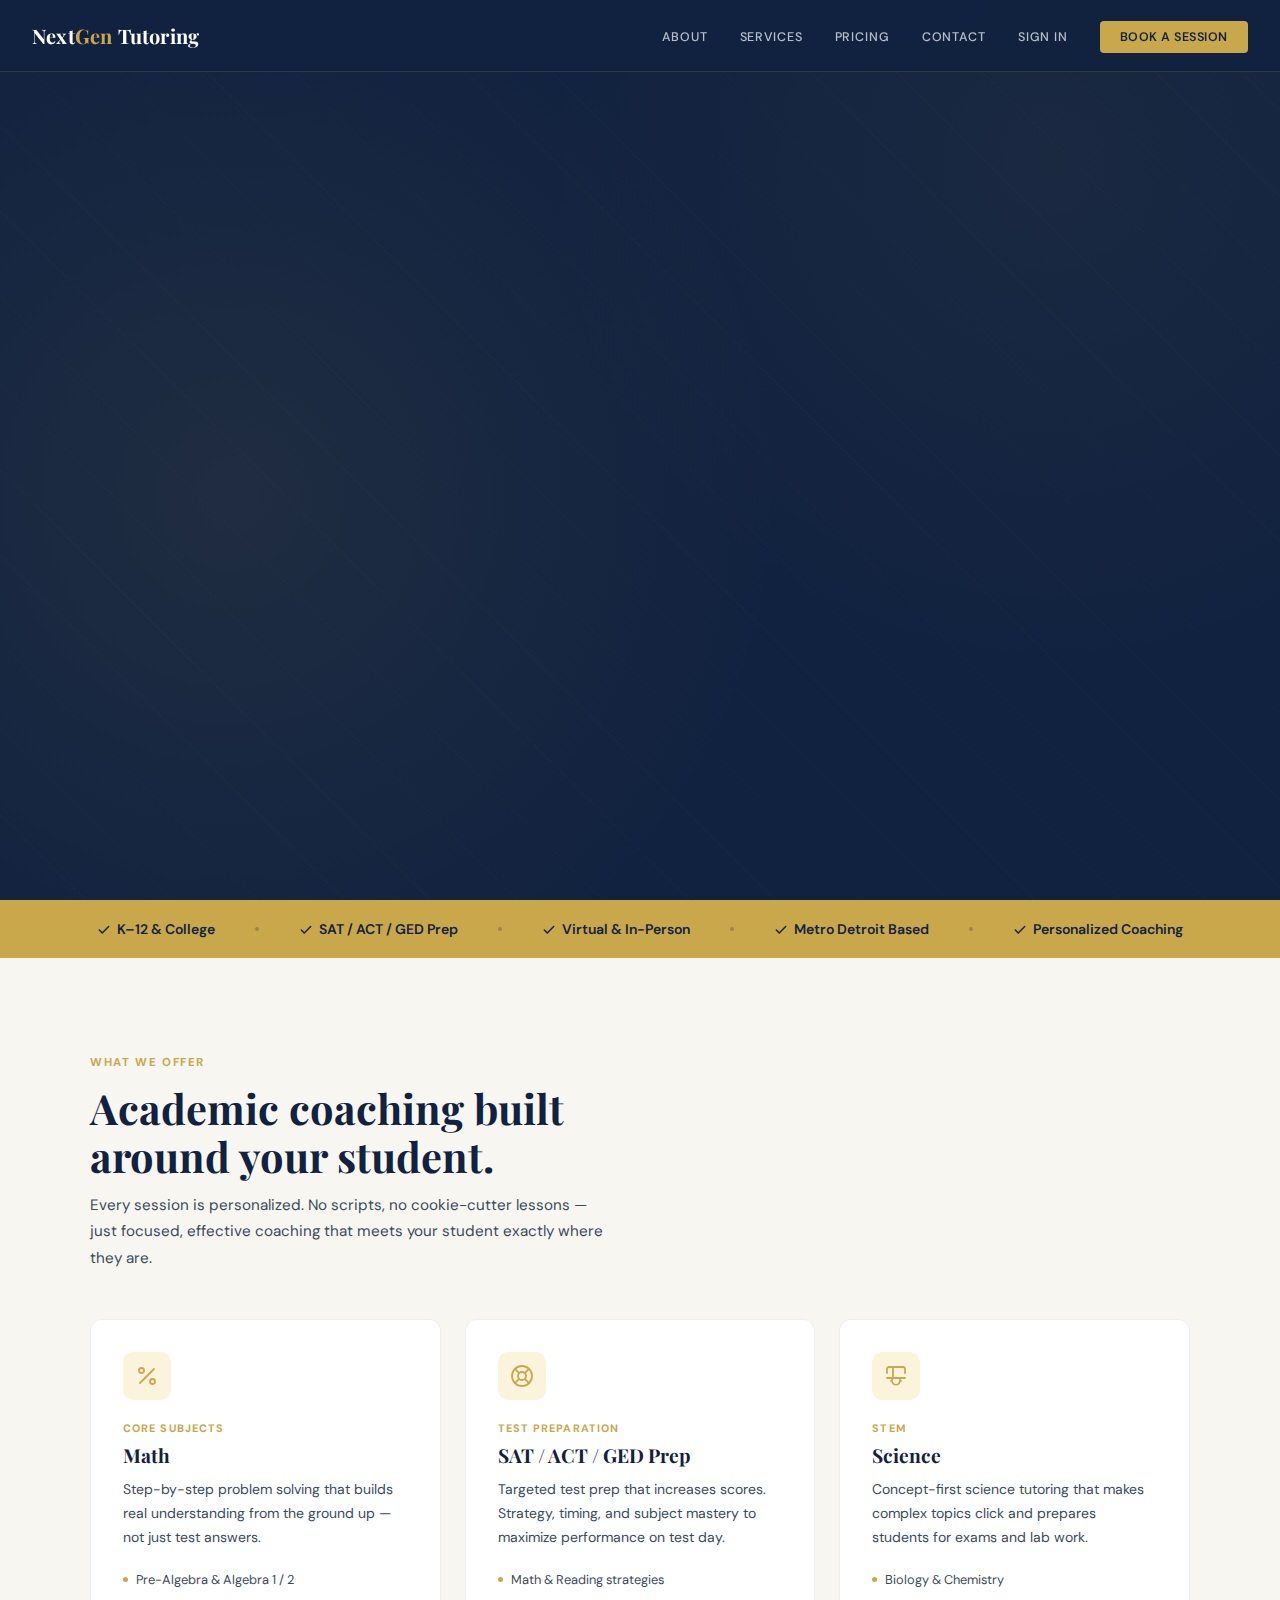
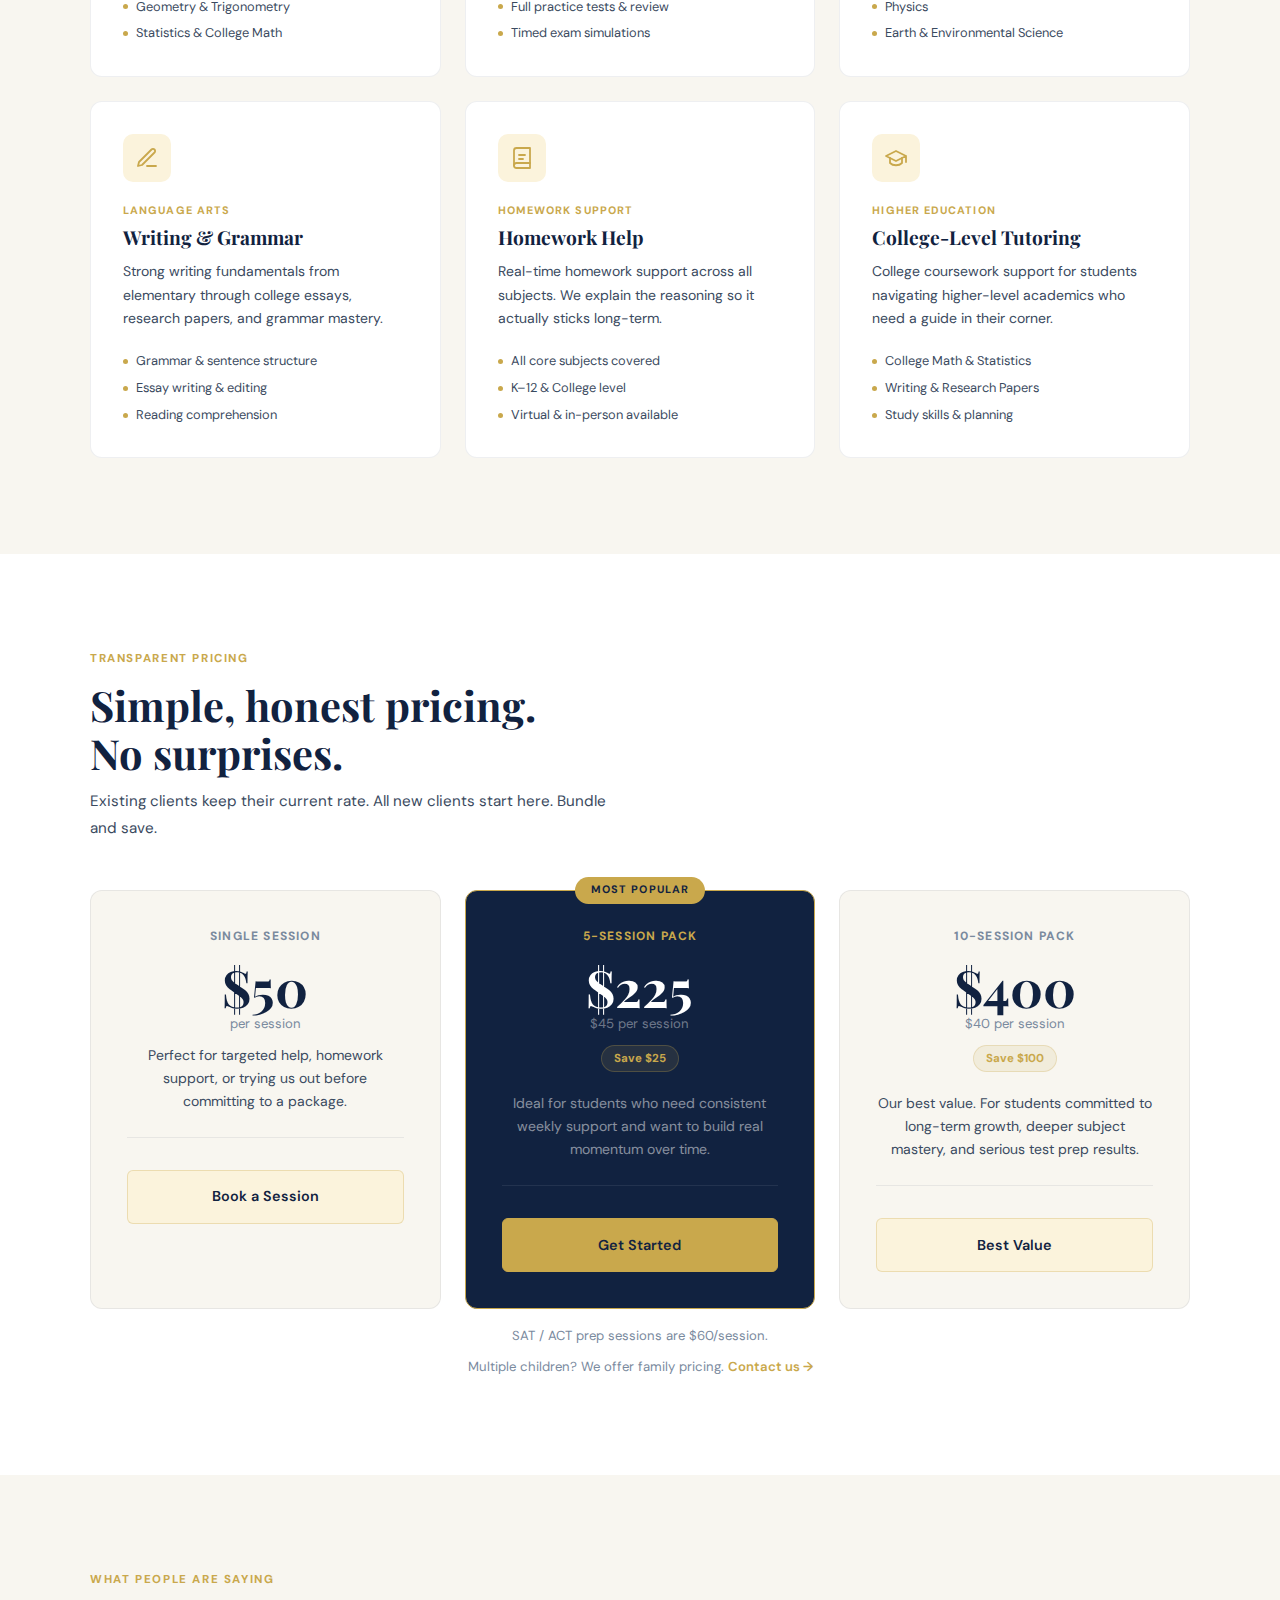
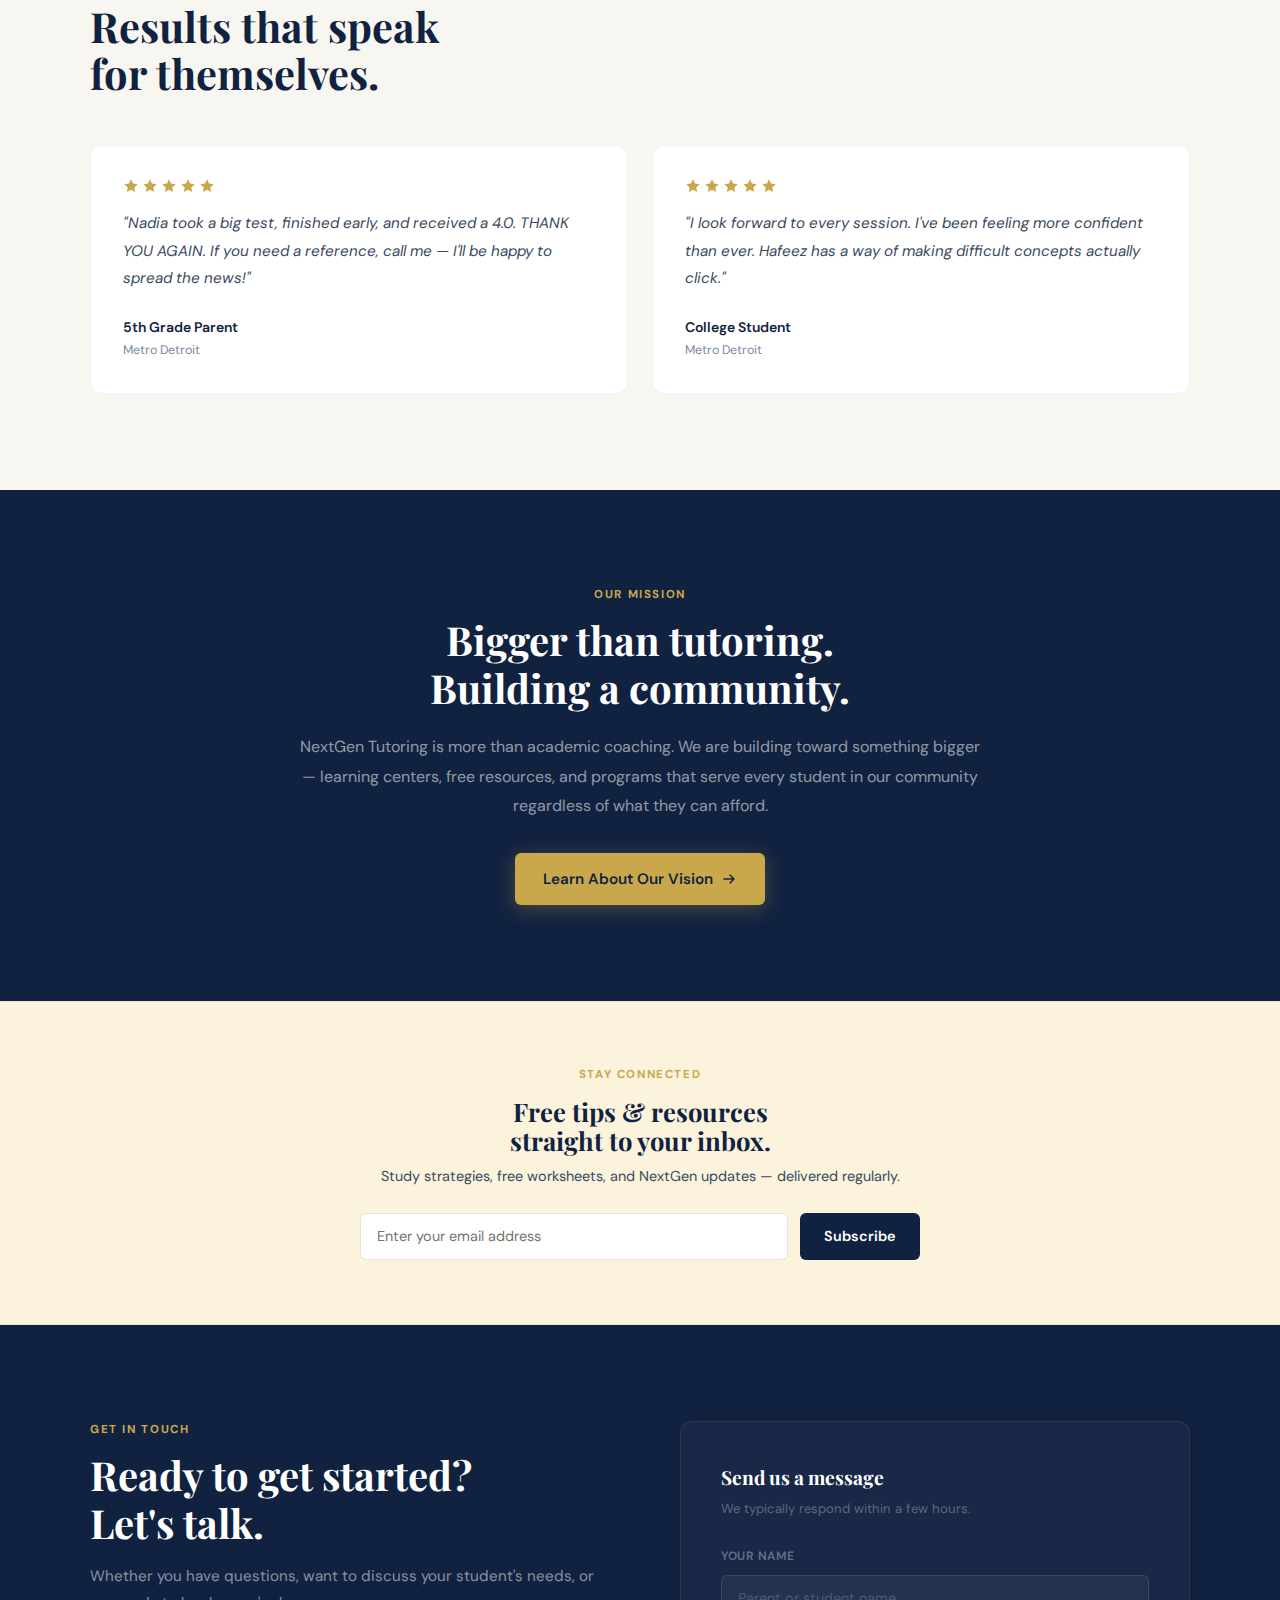
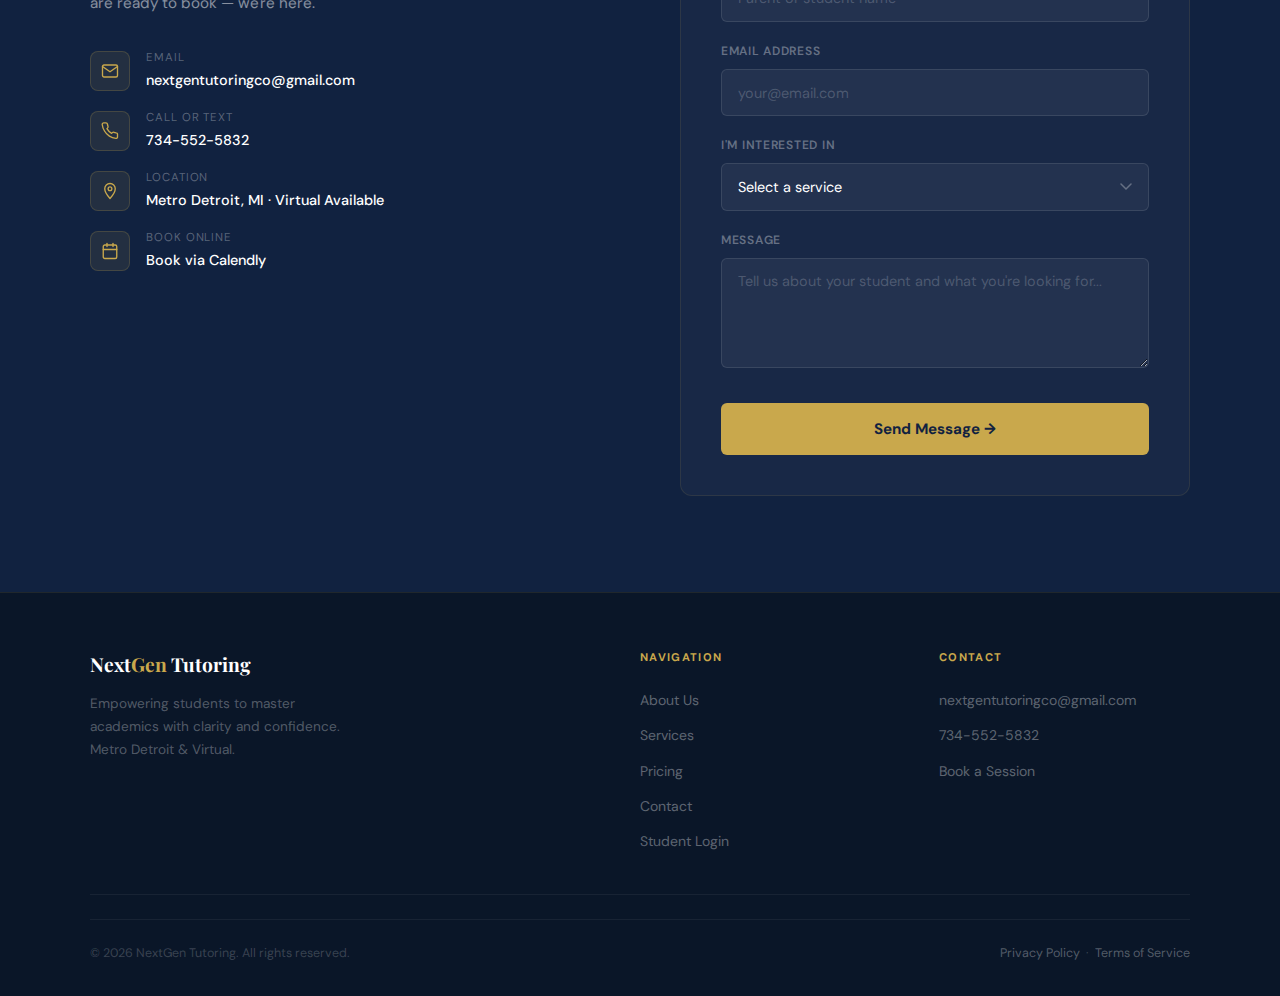
<file: index.html>
<!DOCTYPE html>
<html lang="en">
<head>
  <meta charset="UTF-8" />
  <meta name="viewport" content="width=device-width, initial-scale=1.0" />
  <title>NextGen Tutoring — Empowering the Next Generation</title>
  <meta name="description" content="NextGen Tutoring provides premium K–12 and college academic coaching in Metro Detroit. Math, SAT/ACT prep, science, writing, and more. Book your session today." />
  <meta name="keywords" content="tutoring, math tutor, SAT prep, ACT prep, K-12 tutoring, Metro Detroit tutor, NextGen Tutoring, Hafeez Oyeneyin" />
  <meta property="og:title" content="NextGen Tutoring — Empowering the Next Generation" />
  <meta property="og:description" content="Premium academic coaching for K–12 and college students in Metro Detroit. Clarity, confidence, results." />
  <meta property="og:image" content="assets/images/logo-trans.png" />
  <meta name="twitter:card" content="summary_large_image" />
  <link rel="icon" href="assets/favicon.ico" type="image/x-icon" />

  <link rel="preconnect" href="https://fonts.googleapis.com" />
  <link rel="preconnect" href="https://fonts.gstatic.com" crossorigin />
  <link href="https://fonts.googleapis.com/css2?family=Playfair+Display:wght@700;900&family=DM+Sans:wght@300;400;500;600&display=swap" rel="stylesheet" />
  <link rel="stylesheet" href="styles/main.css" />

  <script type="application/ld+json">
  {
    "@context": "https://schema.org",
    "@type": "EducationalOrganization",
    "name": "NextGen Tutoring",
    "url": "https://nextgentutoring.org",
    "logo": "https://nextgentutoring.org/assets/images/logo-trans.png",
    "telephone": "+1-734-552-5832",
    "email": "nextgentutoringco@gmail.com",
    "address": { "@type": "PostalAddress", "addressRegion": "MI", "addressCountry": "US" },
    "contactPoint": { "@type": "ContactPoint", "telephone": "+1-734-552-5832", "contactType": "Customer Service" }
  }
  </script>

  <style>
    /* ─────────────────────────────────────────
       DESIGN TOKENS
    ───────────────────────────────────────── */
    :root {
      --navy:        #112240;
      --navy-mid:    #1a3a5c;
      --navy-light:  #1e4976;
      --navy-dark:   #0a1628;
      --gold:        #C9A84C;
      --gold-light:  #E8C97A;
      --gold-pale:   #FBF3DC;
      --white:       #FFFFFF;
      --off-white:   #F8F6F0;
      --text-dark:   #0B1F3A;
      --text-mid:    #3A4A60;
      --text-light:  #7A8A9E;
      --font-display:'Playfair Display', Georgia, serif;
      --font-body:   'DM Sans', sans-serif;
    }

    *, *::before, *::after { margin:0; padding:0; box-sizing:border-box; }
    html { scroll-behavior:smooth; }
    body { font-family:var(--font-body); background:var(--off-white); color:var(--text-dark); overflow-x:hidden; -webkit-font-smoothing:antialiased; }

    /* ─────────────────────────────────────────
       SCROLL REVEAL — bulletproof approach
       Elements start invisible, JS adds .visible
       Fallback: everything shows after 800ms
    ───────────────────────────────────────── */
    .sr {
      opacity: 1;
      transform: none;
      transition: none;
    }

    .sr.visible {
      opacity: 1;
      transform: translateY(0) translateX(0) scale(1);
    }

    /* stagger delays */
    .sr-d1 { transition-delay: 0.1s; }
    .sr-d2 { transition-delay: 0.2s; }
    .sr-d3 { transition-delay: 0.3s; }
    .sr-d4 { transition-delay: 0.4s; }
    .sr-d5 { transition-delay: 0.5s; }
    .sr-d6 { transition-delay: 0.6s; }

    /* reduced motion — never hide content */
    @media (prefers-reduced-motion: reduce) {
      .sr { opacity:1; transform:none; transition:none; }
    }

    /* ─────────────────────────────────────────
       NAVBAR
    ───────────────────────────────────────── */
    .navbar {
      position: fixed;
      top:0; left:0; right:0;
      z-index: 100;
      height: 72px;
      padding: 0 2rem;
      display: flex;
      align-items: center;
      justify-content: space-between;
      background: rgba(17,34,64,0.96);
      backdrop-filter: blur(14px);
      -webkit-backdrop-filter: blur(14px);
      border-bottom: 1px solid rgba(201,168,76,0.18);
      transition: background 0.3s;
    }

    .nav-logo { text-decoration:none; display:flex; align-items:center; }
    .nav-logo-text { font-family:var(--font-display); font-size:1.25rem; font-weight:700; color:var(--white); }
    .nav-logo-accent { color:var(--gold); }

    .nav-links { display:flex; align-items:center; gap:2rem; list-style:none; }
    .nav-links a { font-size:0.78rem; font-weight:500; color:rgba(255,255,255,0.7); text-decoration:none; letter-spacing:0.07em; text-transform:uppercase; transition:color 0.2s; }
    .nav-links a:hover { color:var(--gold); }

    .nav-cta {
      background: var(--gold) !important;
      color: var(--navy) !important;
      padding: 0.5rem 1.25rem !important;
      border-radius: 4px !important;
      font-weight: 600 !important;
      letter-spacing: 0.04em !important;
      transition: background 0.2s, transform 0.2s !important;
    }
    .nav-cta:hover { background:var(--gold-light) !important; transform:translateY(-1px); color:var(--navy) !important; }

    .hamburger { display:none; flex-direction:column; gap:5px; background:none; border:none; cursor:pointer; padding:4px; }
    .hamburger span { display:block; width:24px; height:2px; background:var(--white); border-radius:2px; transition:all 0.3s; }

    .mob-nav {
      display: none;
      position: fixed;
      top: 72px; left:0; right:0;
      background: var(--navy);
      border-top: 1px solid rgba(201,168,76,0.2);
      padding: 1.5rem 2rem;
      z-index: 999;
      flex-direction: column;
      gap: 1.25rem;
    }
    .mob-nav.open { display:flex; }
    .mob-nav a { font-size:1rem; font-weight:500; color:rgba(255,255,255,0.8); text-decoration:none; padding:0.5rem 0; border-bottom:1px solid rgba(255,255,255,0.07); transition:color 0.2s; }
    .mob-nav a:hover { color:var(--gold); }
    .mob-nav .mob-book { background:var(--gold); color:var(--navy); text-align:center; padding:0.85rem; border-radius:6px; font-weight:600; margin-top:0.5rem; border:none; }

    /* ─────────────────────────────────────────
       HERO
    ───────────────────────────────────────── */
    .hero {
      min-height: 100vh;
      background: var(--navy);
      display: flex;
      align-items: center;
      position: relative;
      overflow: hidden;
      padding: 0 2rem;
    }

    .hero-bg {
      position: absolute; inset:0; pointer-events:none;
      background-image:
        radial-gradient(circle at 18% 55%, rgba(201,168,76,0.08) 0%, transparent 48%),
        radial-gradient(circle at 82% 18%, rgba(201,168,76,0.05) 0%, transparent 40%),
        repeating-linear-gradient(45deg, transparent, transparent 60px, rgba(201,168,76,0.018) 60px, rgba(201,168,76,0.018) 61px);
    }

    .hero-inner {
      max-width: 1100px; margin:0 auto; width:100%;
      display: grid; grid-template-columns:1fr 1fr;
      gap: 4rem; align-items:center;
      padding-top: 72px;
    }

    /* hero left — staggered fade-up on load */
    .hero-tag {
      display: inline-flex; align-items:center; gap:8px;
      background: rgba(201,168,76,0.12);
      border: 1px solid rgba(201,168,76,0.3);
      color: var(--gold);
      font-size: 0.72rem; font-weight:600; letter-spacing:0.1em; text-transform:uppercase;
      padding: 0.35rem 0.85rem; border-radius:100px;
      margin-bottom: 1.5rem;
      opacity:0; animation: heroUp 0.6s ease 0.25s forwards;
    }
    .hero-tag::before { content:''; width:6px; height:6px; background:var(--gold); border-radius:50%; }

    .hero-headline {
      font-family: var(--font-display);
      font-size: clamp(2.8rem,5vw,4.2rem);
      font-weight: 900; color:var(--white); line-height:1.1;
      margin-bottom: 1.5rem;
      opacity:0; animation: heroUp 0.7s ease 0.4s forwards;
    }
    .hero-headline .accent { color:var(--gold); }

    .hero-sub {
      font-size: 1.05rem; font-weight:300;
      color: rgba(255,255,255,0.62); line-height:1.8;
      max-width:480px; margin-bottom:2.5rem;
      opacity:0; animation: heroUp 0.7s ease 0.55s forwards;
    }

    .hero-actions {
      display:flex; gap:1rem; flex-wrap:wrap;
      opacity:0; animation: heroUp 0.7s ease 0.7s forwards;
    }

    .hero-stats {
      display:flex; gap:2.5rem;
      margin-top:3rem; padding-top:2rem;
      border-top: 1px solid rgba(255,255,255,0.08);
      opacity:0; animation: heroUp 0.7s ease 0.85s forwards;
    }
    .stat-num { font-family:var(--font-display); font-size:2rem; font-weight:700; color:var(--gold); line-height:1; }
    .stat-label { font-size:0.72rem; color:rgba(255,255,255,0.4); text-transform:uppercase; letter-spacing:0.07em; margin-top:4px; }

    /* hero right card */
    .hero-card {
      background: rgba(255,255,255,0.04);
      border: 1px solid rgba(201,168,76,0.2);
      border-radius: 16px; padding:2.5rem;
      position: relative;
      opacity:0; animation: heroFade 1s ease 0.6s forwards;
    }
    .hero-card::before {
      content:'\201C'; font-family:var(--font-display); font-size:6rem;
      color:var(--gold); opacity:0.12;
      position:absolute; top:-10px; left:20px; line-height:1; pointer-events:none;
    }
    .hero-quote { font-size:1.05rem; color:rgba(255,255,255,0.82); font-style:italic; line-height:1.8; margin-bottom:1.25rem; }
    .hero-author { font-size:0.85rem; font-weight:600; color:var(--gold); margin-bottom:2rem; }
    .hero-pills { display:flex; flex-wrap:wrap; gap:0.5rem; padding-top:1.5rem; border-top:1px solid rgba(255,255,255,0.08); }
    .pill { background:rgba(201,168,76,0.1); border:1px solid rgba(201,168,76,0.22); color:var(--gold-light); font-size:0.75rem; font-weight:500; padding:0.3rem 0.75rem; border-radius:100px; }

    /* ─────────────────────────────────────────
       PROOF BAR
    ───────────────────────────────────────── */
    .proof-bar { background:var(--gold); padding:1.1rem 2rem; }
    .proof-inner { max-width:1100px; margin:0 auto; display:flex; align-items:center; justify-content:center; gap:2.5rem; flex-wrap:wrap; }
    .proof-item { font-size:0.875rem; font-weight:600; color:var(--navy); white-space:nowrap; }
    .proof-dot { width:4px; height:4px; background:var(--navy); border-radius:50%; opacity:0.25; }

    /* ─────────────────────────────────────────
       SHARED SECTION STYLES
    ───────────────────────────────────────── */
    .sec { padding:6rem 2rem; }
    .sec-inner { max-width:1100px; margin:0 auto; }
    .sec-header { margin-bottom:3rem; }
    .sec-tag { display:block; font-size:0.72rem; font-weight:700; letter-spacing:0.14em; text-transform:uppercase; color:var(--gold); margin-bottom:0.75rem; }
    .sec-h2 { font-family:var(--font-display); font-size:clamp(1.8rem,3.5vw,2.6rem); font-weight:700; color:var(--navy); line-height:1.15; margin-bottom:0.75rem; }
    .sec-p { font-size:0.95rem; color:var(--text-mid); line-height:1.75; max-width:520px; }

    /* ─────────────────────────────────────────
       BUTTONS
    ───────────────────────────────────────── */
    .btn { display:inline-flex; align-items:center; gap:8px; font-family:var(--font-body); font-weight:600; font-size:0.95rem; padding:0.875rem 1.75rem; border-radius:6px; border:none; text-decoration:none; cursor:pointer; transition:all 0.22s; white-space:nowrap; }
    .btn-gold { background:var(--gold); color:var(--navy); box-shadow:0 4px 20px rgba(201,168,76,0.3); }
    .btn-gold:hover { background:var(--gold-light); transform:translateY(-2px); box-shadow:0 8px 30px rgba(201,168,76,0.4); }
    .btn-outline { background:transparent; color:var(--white); border:1px solid rgba(255,255,255,0.25); }
    .btn-outline:hover { border-color:var(--gold); color:var(--gold); background:rgba(201,168,76,0.05); }
    .btn-dark { background:var(--navy); color:var(--white); }
    .btn-dark:hover { background:var(--navy-light); transform:translateY(-2px); }

    /* ─────────────────────────────────────────
       SERVICES
    ───────────────────────────────────────── */
    .services-grid { display:grid; grid-template-columns:repeat(auto-fit,minmax(300px,1fr)); gap:1.5rem; }

    .svc-card {
      background:var(--white); border:1px solid rgba(11,31,58,0.07);
      border-radius:12px; padding:2rem;
      position:relative; overflow:hidden;
      transition:transform 0.25s, box-shadow 0.25s, border-color 0.25s;
    }
    .svc-card::after { content:''; position:absolute; bottom:0; left:0; right:0; height:3px; background:var(--gold); transform:scaleX(0); transition:transform 0.3s ease; }
    .svc-card:hover { transform:translateY(-5px); box-shadow:0 20px 50px rgba(11,31,58,0.1); border-color:rgba(201,168,76,0.25); }
    .svc-card:hover::after { transform:scaleX(1); }

    .svc-icon { width:48px; height:48px; background:var(--gold-pale); border-radius:10px; display:flex; align-items:center; justify-content:center; margin-bottom:1.25rem; color:var(--gold); flex-shrink:0; }
    .svc-icon svg { width:24px; height:24px; }
    .svc-tag { font-size:0.68rem; font-weight:700; letter-spacing:0.1em; text-transform:uppercase; color:var(--gold); margin-bottom:0.4rem; }
    .svc-title { font-family:var(--font-display); font-size:1.2rem; font-weight:700; color:var(--navy); margin-bottom:0.75rem; }
    .svc-desc { font-size:0.875rem; color:var(--text-mid); line-height:1.7; margin-bottom:1.25rem; }
    .svc-topics { display:flex; flex-direction:column; gap:0.4rem; }
    .svc-topic { font-size:0.8rem; color:var(--text-mid); display:flex; align-items:center; gap:8px; }
    .svc-topic::before { content:''; width:5px; height:5px; background:var(--gold); border-radius:50%; flex-shrink:0; }

    /* ─────────────────────────────────────────
       PRICING
    ───────────────────────────────────────── */
    .pricing-grid { display:grid; grid-template-columns:repeat(auto-fit,minmax(260px,1fr)); gap:1.5rem; }

    .price-card {
      background:var(--off-white); border:1px solid rgba(11,31,58,0.07);
      border-radius:12px; padding:2.25rem; text-align:center;
      position:relative; transition:transform 0.25s, box-shadow 0.25s;
    }
    .price-card:hover { transform:translateY(-5px); box-shadow:0 20px 50px rgba(11,31,58,0.08); }
    .price-card.featured { background:var(--navy); border-color:var(--gold); }

    .price-badge { position:absolute; top:-14px; left:50%; transform:translateX(-50%); background:var(--gold); color:var(--navy); font-size:0.68rem; font-weight:700; letter-spacing:0.1em; text-transform:uppercase; padding:0.3rem 1rem; border-radius:100px; white-space:nowrap; }

    .price-name { font-size:0.75rem; font-weight:700; letter-spacing:0.1em; text-transform:uppercase; color:var(--text-light); margin-bottom:1rem; }
    .price-card.featured .price-name { color:var(--gold); }
    .price-amt { font-family:var(--font-display); font-size:3.2rem; font-weight:700; color:var(--navy); line-height:1; }
    .price-card.featured .price-amt { color:var(--white); }
    .price-per { font-size:0.82rem; color:var(--text-light); margin-bottom:0.6rem; }
    .price-card.featured .price-per { color:rgba(255,255,255,0.4); }
    .price-save { display:inline-block; background:rgba(201,168,76,0.12); border:1px solid rgba(201,168,76,0.25); color:var(--gold); font-size:0.72rem; font-weight:700; padding:0.2rem 0.75rem; border-radius:100px; margin-bottom:1.25rem; }
    .price-desc { font-size:0.875rem; color:var(--text-mid); line-height:1.65; margin-bottom:2rem; padding-bottom:1.5rem; border-bottom:1px solid rgba(11,31,58,0.07); }
    .price-card.featured .price-desc { color:rgba(255,255,255,0.5); border-bottom-color:rgba(255,255,255,0.08); }
    .price-btn { display:block; width:100%; padding:0.9rem; border-radius:6px; font-weight:600; font-size:0.9rem; text-decoration:none; text-align:center; transition:all 0.2s; font-family:var(--font-body); cursor:pointer; background:var(--gold-pale); color:var(--navy); border:1px solid rgba(201,168,76,0.3); }
    .price-btn:hover { background:var(--gold); border-color:var(--gold); }
    .price-card.featured .price-btn { background:var(--gold); color:var(--navy); border-color:var(--gold); }
    .price-card.featured .price-btn:hover { background:var(--gold-light); }
    .price-note { max-width:1100px; margin:1rem auto 0; text-align:center; font-size:0.82rem; color:var(--text-light); }
    .price-note a { color:var(--gold); text-decoration:none; font-weight:600; }

    /* ─────────────────────────────────────────
       TESTIMONIALS
    ───────────────────────────────────────── */
    .testi-grid { display:grid; grid-template-columns:repeat(auto-fit,minmax(300px,1fr)); gap:1.5rem; }
    .testi-card { background:var(--white); border:1px solid rgba(11,31,58,0.06); border-radius:12px; padding:2rem; transition:transform 0.25s, box-shadow 0.25s; }
    .testi-card:hover { transform:translateY(-4px); box-shadow:0 16px 40px rgba(11,31,58,0.08); }
    .stars { display:flex; gap:3px; margin-bottom:1rem; }
    .star { color:var(--gold); font-size:1rem; }
    .testi-text { font-size:0.95rem; color:var(--text-mid); line-height:1.8; font-style:italic; margin-bottom:1.5rem; }
    .testi-name { font-weight:600; color:var(--navy); font-size:0.875rem; }
    .testi-role { font-size:0.78rem; color:var(--text-light); margin-top:2px; }

    /* ─────────────────────────────────────────
       MISSION TEASER
    ───────────────────────────────────────── */
    .mission-sec { background:var(--navy); padding:6rem 2rem; text-align:center; }
    .mission-inner { max-width:680px; margin:0 auto; }
    .mission-h2 { font-family:var(--font-display); font-size:clamp(1.8rem,3.5vw,2.5rem); font-weight:700; color:var(--white); line-height:1.2; margin-bottom:1.25rem; }
    .mission-p { font-size:1rem; color:rgba(255,255,255,0.55); line-height:1.85; margin-bottom:2rem; }

    /* ─────────────────────────────────────────
       NEWSLETTER
    ───────────────────────────────────────── */
    .nl-sec { background:var(--gold-pale); padding:4rem 2rem; border-top:1px solid rgba(201,168,76,0.2); border-bottom:1px solid rgba(201,168,76,0.2); }
    .nl-inner { max-width:560px; margin:0 auto; text-align:center; }
    .nl-title { font-family:var(--font-display); font-size:1.6rem; font-weight:700; color:var(--navy); margin-bottom:0.6rem; }
    .nl-sub { font-size:0.9rem; color:var(--text-mid); margin-bottom:1.5rem; line-height:1.65; }
    .nl-form { display:flex; gap:0.75rem; flex-wrap:wrap; }
    .nl-input { flex:1; min-width:200px; padding:0.85rem 1rem; border:1px solid rgba(11,31,58,0.12); border-radius:6px; font-family:var(--font-body); font-size:0.9rem; color:var(--navy); background:var(--white); outline:none; transition:border-color 0.2s; }
    .nl-input:focus { border-color:var(--gold); }
    .nl-btn { background:var(--navy); color:var(--white); font-weight:600; font-size:0.9rem; padding:0.85rem 1.5rem; border:none; border-radius:6px; cursor:pointer; font-family:var(--font-body); transition:background 0.2s; white-space:nowrap; }
    .nl-btn:hover { background:var(--navy-light); }

    /* ─────────────────────────────────────────
       CONTACT
    ───────────────────────────────────────── */
    .contact-sec { background:var(--navy); padding:6rem 2rem; }
    .contact-inner { max-width:1100px; margin:0 auto; display:grid; grid-template-columns:1fr 1fr; gap:5rem; align-items:start; }
    .contact-h2 { font-family:var(--font-display); font-size:clamp(1.8rem,3.5vw,2.5rem); color:var(--white); font-weight:700; margin-bottom:1rem; line-height:1.2; }
    .contact-sub { font-size:0.95rem; color:rgba(255,255,255,0.5); line-height:1.75; margin-bottom:2rem; }
    .contact-row { display:flex; align-items:center; gap:1rem; margin-bottom:1rem; }
    .contact-icon { width:40px; height:40px; background:rgba(201,168,76,0.1); border:1px solid rgba(201,168,76,0.2); border-radius:8px; display:flex; align-items:center; justify-content:center; color:var(--gold); flex-shrink:0; }
    .contact-icon svg { width:18px; height:18px; }
    .contact-label { font-size:0.72rem; color:rgba(255,255,255,0.3); text-transform:uppercase; letter-spacing:0.08em; }
    .contact-val { font-size:0.9rem; color:var(--white); font-weight:500; text-decoration:none; transition:color 0.2s; }
    .contact-val:hover { color:var(--gold); }
    .cform-wrap { background:rgba(255,255,255,0.03); border:1px solid rgba(201,168,76,0.12); border-radius:12px; padding:2.5rem; }
    .cform-title { font-family:var(--font-display); font-size:1.2rem; color:var(--white); font-weight:700; margin-bottom:0.35rem; }
    .cform-sub { font-size:0.82rem; color:rgba(255,255,255,0.3); margin-bottom:1.75rem; }
    .fg { margin-bottom:1.25rem; }
    .fl { display:block; font-size:0.75rem; font-weight:600; letter-spacing:0.06em; text-transform:uppercase; color:rgba(255,255,255,0.35); margin-bottom:0.5rem; }
    .fi { width:100%; background:rgba(255,255,255,0.05); border:1px solid rgba(255,255,255,0.1); border-radius:6px; padding:0.85rem 1rem; font-family:var(--font-body); font-size:0.9rem; color:var(--white); outline:none; transition:border-color 0.2s, background 0.2s; }
    .fi::placeholder { color:rgba(255,255,255,0.2); }
    .fi:focus { border-color:var(--gold); background:rgba(255,255,255,0.07); }
    textarea.fi { resize:vertical; min-height:110px; }
    .fi-select { appearance:none; background-image:url("data:image/svg+xml,%3Csvg xmlns='http://www.w3.org/2000/svg' width='12' height='8' viewBox='0 0 12 8'%3E%3Cpath d='M1 1l5 5 5-5' stroke='rgba(255,255,255,0.3)' stroke-width='1.5' fill='none' stroke-linecap='round'/%3E%3C/svg%3E"); background-repeat:no-repeat; background-position:right 1rem center; cursor:pointer; }
    .fsub { width:100%; background:var(--gold); color:var(--navy); font-weight:700; font-size:0.95rem; padding:1rem; border:none; border-radius:6px; cursor:pointer; font-family:var(--font-body); transition:background 0.2s, transform 0.2s; margin-top:0.5rem; }
    .fsub:hover { background:var(--gold-light); transform:translateY(-1px); }

    /* ─────────────────────────────────────────
       FOOTER
    ───────────────────────────────────────── */
    .footer { background:var(--navy-dark); padding:3.5rem 2rem 2rem; border-top:1px solid rgba(201,168,76,0.12); }
    .footer-inner { max-width:1100px; margin:0 auto; display:grid; grid-template-columns:2fr 1fr 1fr; gap:3rem; padding-bottom:2.5rem; border-bottom:1px solid rgba(255,255,255,0.06); }
    .f-brand { font-family:var(--font-display); font-size:1.2rem; color:var(--white); font-weight:700; margin-bottom:0.75rem; }
    .f-brand span { color:var(--gold); }
    .f-desc { font-size:0.85rem; color:rgba(255,255,255,0.3); line-height:1.7; max-width:260px; margin-bottom:1.25rem; }
    .f-socials { display:flex; gap:0.65rem; }
    .f-social { width:36px; height:36px; background:rgba(255,255,255,0.05); border:1px solid rgba(255,255,255,0.08); border-radius:8px; display:flex; align-items:center; justify-content:center; color:rgba(255,255,255,0.4); text-decoration:none; font-size:0.78rem; font-weight:700; transition:all 0.2s; }
    .f-social:hover { background:rgba(201,168,76,0.1); border-color:var(--gold); color:var(--gold); }
    .f-col-title { font-size:0.7rem; font-weight:700; letter-spacing:0.12em; text-transform:uppercase; color:var(--gold); margin-bottom:1.25rem; }
    .f-links { display:flex; flex-direction:column; gap:0.6rem; }
    .f-links a { font-size:0.875rem; color:rgba(255,255,255,0.35); text-decoration:none; transition:color 0.2s; }
    .f-links a:hover { color:var(--white); }
    .footer-bottom { max-width:1100px; margin:1.5rem auto 0; display:flex; align-items:center; justify-content:space-between; flex-wrap:wrap; gap:1rem; }
    .f-copy { font-size:0.78rem; color:rgba(255,255,255,0.2); }

    /* ─────────────────────────────────────────
       FLOATING CTA
    ───────────────────────────────────────── */
    .float-cta { position:fixed; bottom:1.5rem; right:1.5rem; z-index:50; background:var(--gold); color:var(--navy); font-weight:700; font-size:0.875rem; padding:0.85rem 1.5rem; border-radius:100px; text-decoration:none; box-shadow:0 4px 20px rgba(201,168,76,0.35); display:none; align-items:center; gap:8px; transition:background 0.2s, transform 0.2s; }
    .float-cta:hover { background:var(--gold-light); transform:translateY(-2px); }

    /* ─────────────────────────────────────────
       KEYFRAMES
    ───────────────────────────────────────── */
    @keyframes heroUp   { from { opacity:0; transform:translateY(22px); } to { opacity:1; transform:translateY(0); } }
    @keyframes heroFade { from { opacity:0; } to { opacity:1; } }

    /* ─────────────────────────────────────────
       RESPONSIVE
    ───────────────────────────────────────── */
    @media (max-width:768px) {
      .nav-links { display:none; }
      .hamburger { display:flex; }
      .hero-inner { grid-template-columns:1fr; text-align:center; padding-top:100px; padding-bottom:3rem; gap:2.5rem; }
      .hero-sub { margin-left:auto; margin-right:auto; }
      .hero-actions { justify-content:center; }
      .hero-stats { justify-content:center; }
      .contact-inner { grid-template-columns:1fr; gap:3rem; }
      .footer-inner { grid-template-columns:1fr; gap:2rem; }
      .footer-bottom { flex-direction:column; text-align:center; }
      .proof-inner { gap:1rem; }
      .proof-dot { display:none; }
    }
  </style>
</head>
<body>

  <!-- NAVBAR -->
  <nav class="navbar">
    <a href="index.html" class="nav-logo">
      <span class="nav-logo-text">Next<span class="nav-logo-accent">Gen</span> Tutoring</span>
    </a>
    <ul class="nav-links">
      <li><a href="pages/about.html">About</a></li>
      <li><a href="#services">Services</a></li>
      <li><a href="#pricing">Pricing</a></li>
      <li><a href="#contact">Contact</a></li>
      <li><a href="pages/login.html">Sign In</a></li>
      <li><a href="https://calendly.com/hoyeneyi/tutoring-with-hafeez" target="_blank" class="nav-cta">Book a Session</a></li>
    </ul>
    <button class="hamburger" id="ham" aria-label="Menu"><span></span><span></span><span></span></button>
  </nav>

  <div class="mob-nav" id="mobNav">
    <a href="pages/about.html">About</a>
    <a href="#services">Services</a>
    <a href="#pricing">Pricing</a>
    <a href="#contact">Contact</a>
    <a href="pages/login.html">Sign In</a>
    <a href="https://calendly.com/hoyeneyi/tutoring-with-hafeez" target="_blank" class="mob-book">Book a Session</a>
  </div>

  <!-- HERO -->
  <section class="hero">
    <div class="hero-bg"></div>
    <div class="hero-inner">
      <div>
        <div class="hero-tag">Metro Detroit &amp; Virtual</div>
        <h1 class="hero-headline">Every student<br/>deserves someone<br/><span class="accent">in their corner.</span></h1>
        <p class="hero-sub">NextGen Tutoring provides premium, personalized academic coaching for K–12 and college students. From math to SAT prep — we build confidence that lasts.</p>
        <div class="hero-actions">
          <a href="https://calendly.com/hoyeneyi/tutoring-with-hafeez" target="_blank" class="btn btn-gold">
            Book a Session
            <svg width="16" height="16" viewBox="0 0 16 16" fill="none"><path d="M3 8h10M9 4l4 4-4 4" stroke="currentColor" stroke-width="1.5" stroke-linecap="round" stroke-linejoin="round"/></svg>
          </a>
          <a href="pages/about.html" class="btn btn-outline">Learn Our Story</a>
        </div>
        <div class="hero-stats">
          <div><div class="stat-num">PreK–12</div><div class="stat-label">Grade Levels</div></div>
          <div><div class="stat-num">5+</div><div class="stat-label">Subjects Covered</div></div>
          <div><div class="stat-num">100%</div><div class="stat-label">Personalized</div></div>
        </div>
      </div>
      <div class="hero-card">
        <p class="hero-quote">"Nadia took a big test, finished early, and received a 4.0. THANK YOU AGAIN. If you need a reference, call me — I'll be happy to spread the news!"</p>
        <div class="hero-author">— 5th Grade Parent, Metro Detroit</div>
        <div class="hero-pills">
          <span class="pill">Math</span><span class="pill">SAT / ACT</span><span class="pill">Science</span>
          <span class="pill">Writing</span><span class="pill">Pre-Algebra</span><span class="pill">Algebra</span>
          <span class="pill">Geometry</span><span class="pill">GED Prep</span>
        </div>
      </div>
    </div>
  </section>

  <!-- PROOF BAR -->
  <div class="proof-bar">
    <div class="proof-inner">
      <span class="proof-item"><svg width="14" height="14" viewBox="0 0 24 24" fill="none" stroke="currentColor" stroke-width="2.5" stroke-linecap="round" stroke-linejoin="round" style="display:inline;vertical-align:middle;margin-right:6px;"><polyline points="20 6 9 17 4 12"/></svg>K–12 &amp; College</span>
      <span class="proof-dot"></span>
      <span class="proof-item"><svg width="14" height="14" viewBox="0 0 24 24" fill="none" stroke="currentColor" stroke-width="2.5" stroke-linecap="round" stroke-linejoin="round" style="display:inline;vertical-align:middle;margin-right:6px;"><polyline points="20 6 9 17 4 12"/></svg>SAT / ACT / GED Prep</span>
      <span class="proof-dot"></span>
      <span class="proof-item"><svg width="14" height="14" viewBox="0 0 24 24" fill="none" stroke="currentColor" stroke-width="2.5" stroke-linecap="round" stroke-linejoin="round" style="display:inline;vertical-align:middle;margin-right:6px;"><polyline points="20 6 9 17 4 12"/></svg>Virtual &amp; In-Person</span>
      <span class="proof-dot"></span>
      <span class="proof-item"><svg width="14" height="14" viewBox="0 0 24 24" fill="none" stroke="currentColor" stroke-width="2.5" stroke-linecap="round" stroke-linejoin="round" style="display:inline;vertical-align:middle;margin-right:6px;"><polyline points="20 6 9 17 4 12"/></svg>Metro Detroit Based</span>
      <span class="proof-dot"></span>
      <span class="proof-item"><svg width="14" height="14" viewBox="0 0 24 24" fill="none" stroke="currentColor" stroke-width="2.5" stroke-linecap="round" stroke-linejoin="round" style="display:inline;vertical-align:middle;margin-right:6px;"><polyline points="20 6 9 17 4 12"/></svg>Personalized Coaching</span>
    </div>
  </div>

  <!-- SERVICES -->
  <section class="sec" style="background:var(--off-white);" id="services">
    <div class="sec-inner">
      <div class="sec-header sr">
        <span class="sec-tag">What We Offer</span>
        <h2 class="sec-h2">Academic coaching built<br/>around your student.</h2>
        <p class="sec-p">Every session is personalized. No scripts, no cookie-cutter lessons — just focused, effective coaching that meets your student exactly where they are.</p>
      </div>
      <div class="services-grid">
        <div class="svc-card sr sr-d1">
          <div class="svc-icon"><svg viewBox="0 0 24 24" fill="none" stroke="currentColor" stroke-width="1.8" stroke-linecap="round" stroke-linejoin="round"><line x1="19" y1="5" x2="5" y2="19"/><circle cx="6.5" cy="6.5" r="2.5"/><circle cx="17.5" cy="17.5" r="2.5"/></svg></div>
          <div class="svc-tag">Core Subjects</div>
          <h3 class="svc-title">Math</h3>
          <p class="svc-desc">Step-by-step problem solving that builds real understanding from the ground up — not just test answers.</p>
          <div class="svc-topics">
            <span class="svc-topic">Pre-Algebra &amp; Algebra 1 / 2</span>
            <span class="svc-topic">Geometry &amp; Trigonometry</span>
            <span class="svc-topic">Statistics &amp; College Math</span>
          </div>
        </div>
        <div class="svc-card sr sr-d2">
          <div class="svc-icon"><svg viewBox="0 0 24 24" fill="none" stroke="currentColor" stroke-width="1.8" stroke-linecap="round" stroke-linejoin="round"><circle cx="12" cy="12" r="10"/><circle cx="12" cy="12" r="4"/><line x1="4.93" y1="4.93" x2="9.17" y2="9.17"/><line x1="14.83" y1="14.83" x2="19.07" y2="19.07"/><line x1="14.83" y1="9.17" x2="19.07" y2="4.93"/><line x1="4.93" y1="19.07" x2="9.17" y2="14.83"/></svg></div>
          <div class="svc-tag">Test Preparation</div>
          <h3 class="svc-title">SAT / ACT / GED Prep</h3>
          <p class="svc-desc">Targeted test prep that increases scores. Strategy, timing, and subject mastery to maximize performance on test day.</p>
          <div class="svc-topics">
            <span class="svc-topic">Math &amp; Reading strategies</span>
            <span class="svc-topic">Full practice tests &amp; review</span>
            <span class="svc-topic">Timed exam simulations</span>
          </div>
        </div>
        <div class="svc-card sr sr-d3">
          <div class="svc-icon"><svg viewBox="0 0 24 24" fill="none" stroke="currentColor" stroke-width="1.8" stroke-linecap="round" stroke-linejoin="round"><path d="M9 3H5a2 2 0 0 0-2 2v4m6-6h10a2 2 0 0 1 2 2v4M9 3v11m0 0a4 4 0 1 0 6 0M9 14H3m6 0h12"/><path d="M7 17h.01M17 17h.01"/></svg></div>
          <div class="svc-tag">STEM</div>
          <h3 class="svc-title">Science</h3>
          <p class="svc-desc">Concept-first science tutoring that makes complex topics click and prepares students for exams and lab work.</p>
          <div class="svc-topics">
            <span class="svc-topic">Biology &amp; Chemistry</span>
            <span class="svc-topic">Physics</span>
            <span class="svc-topic">Earth &amp; Environmental Science</span>
          </div>
        </div>
        <div class="svc-card sr sr-d1">
          <div class="svc-icon"><svg viewBox="0 0 24 24" fill="none" stroke="currentColor" stroke-width="1.8" stroke-linecap="round" stroke-linejoin="round"><path d="M12 20h9"/><path d="M16.5 3.5a2.121 2.121 0 0 1 3 3L7 19l-4 1 1-4L16.5 3.5z"/></svg></div>
          <div class="svc-tag">Language Arts</div>
          <h3 class="svc-title">Writing &amp; Grammar</h3>
          <p class="svc-desc">Strong writing fundamentals from elementary through college essays, research papers, and grammar mastery.</p>
          <div class="svc-topics">
            <span class="svc-topic">Grammar &amp; sentence structure</span>
            <span class="svc-topic">Essay writing &amp; editing</span>
            <span class="svc-topic">Reading comprehension</span>
          </div>
        </div>
        <div class="svc-card sr sr-d2">
          <div class="svc-icon"><svg viewBox="0 0 24 24" fill="none" stroke="currentColor" stroke-width="1.8" stroke-linecap="round" stroke-linejoin="round"><path d="M4 19.5A2.5 2.5 0 0 1 6.5 17H20"/><path d="M6.5 2H20v20H6.5A2.5 2.5 0 0 1 4 19.5v-15A2.5 2.5 0 0 1 6.5 2z"/><line x1="9" y1="9" x2="15" y2="9"/><line x1="9" y1="13" x2="13" y2="13"/></svg></div>
          <div class="svc-tag">Homework Support</div>
          <h3 class="svc-title">Homework Help</h3>
          <p class="svc-desc">Real-time homework support across all subjects. We explain the reasoning so it actually sticks long-term.</p>
          <div class="svc-topics">
            <span class="svc-topic">All core subjects covered</span>
            <span class="svc-topic">K–12 &amp; College level</span>
            <span class="svc-topic">Virtual &amp; in-person available</span>
          </div>
        </div>
        <div class="svc-card sr sr-d3">
          <div class="svc-icon"><svg viewBox="0 0 24 24" fill="none" stroke="currentColor" stroke-width="1.8" stroke-linecap="round" stroke-linejoin="round"><path d="M22 10v6M2 10l10-5 10 5-10 5-10-5z"/><path d="M6 12v5c3 3 9 3 12 0v-5"/></svg></div>
          <div class="svc-tag">Higher Education</div>
          <h3 class="svc-title">College-Level Tutoring</h3>
          <p class="svc-desc">College coursework support for students navigating higher-level academics who need a guide in their corner.</p>
          <div class="svc-topics">
            <span class="svc-topic">College Math &amp; Statistics</span>
            <span class="svc-topic">Writing &amp; Research Papers</span>
            <span class="svc-topic">Study skills &amp; planning</span>
          </div>
        </div>
      </div>
    </div>
  </section>

  <!-- PRICING -->
  <section class="sec" style="background:var(--white);" id="pricing">
    <div class="sec-inner">
      <div class="sec-header sr">
        <span class="sec-tag">Transparent Pricing</span>
        <h2 class="sec-h2">Simple, honest pricing.<br/>No surprises.</h2>
        <p class="sec-p">Existing clients keep their current rate. All new clients start here. Bundle and save.</p>
      </div>
      <div class="pricing-grid">
        <div class="price-card sr sr-d1">
          <div class="price-name">Single Session</div>
          <div class="price-amt">$50</div>
          <div class="price-per">per session</div>
          <p class="price-desc">Perfect for targeted help, homework support, or trying us out before committing to a package.</p>
          <a href="https://calendly.com/hoyeneyi/tutoring-with-hafeez" target="_blank" class="price-btn">Book a Session</a>
        </div>
        <div class="price-card featured sr sr-d2">
          <div class="price-badge">Most Popular</div>
          <div class="price-name">5-Session Pack</div>
          <div class="price-amt">$225</div>
          <div class="price-per">$45 per session</div>
          <div class="price-save">Save $25</div>
          <p class="price-desc">Ideal for students who need consistent weekly support and want to build real momentum over time.</p>
          <a href="https://calendly.com/hoyeneyi/tutoring-with-hafeez" target="_blank" class="price-btn">Get Started</a>
        </div>
        <div class="price-card sr sr-d3">
          <div class="price-name">10-Session Pack</div>
          <div class="price-amt">$400</div>
          <div class="price-per">$40 per session</div>
          <div class="price-save">Save $100</div>
          <p class="price-desc">Our best value. For students committed to long-term growth, deeper subject mastery, and serious test prep results.</p>
          <a href="https://calendly.com/hoyeneyi/tutoring-with-hafeez" target="_blank" class="price-btn">Best Value</a>
        </div>
      </div>
      <p class="price-note">SAT / ACT prep sessions are $60/session.</p>
      <p class="price-note" style="margin-top:0.5rem;">Multiple children? We offer family pricing. <a href="mailto:nextgentutoringco@gmail.com">Contact us →</a></p>
    </div>
  </section>

  <!-- TESTIMONIALS -->
  <section class="sec" style="background:var(--off-white);">
    <div class="sec-inner">
      <div class="sec-header sr">
        <span class="sec-tag">What People Are Saying</span>
        <h2 class="sec-h2">Results that speak<br/>for themselves.</h2>
      </div>
      <div class="testi-grid">
        <div class="testi-card sr sr-d1">
          <div class="stars"><svg width="16" height="16" viewBox="0 0 24 24" fill="#C9A84C" stroke="none"><polygon points="12,2 15.09,8.26 22,9.27 17,14.14 18.18,21.02 12,17.77 5.82,21.02 7,14.14 2,9.27 8.91,8.26"/></svg><svg width="16" height="16" viewBox="0 0 24 24" fill="#C9A84C" stroke="none"><polygon points="12,2 15.09,8.26 22,9.27 17,14.14 18.18,21.02 12,17.77 5.82,21.02 7,14.14 2,9.27 8.91,8.26"/></svg><svg width="16" height="16" viewBox="0 0 24 24" fill="#C9A84C" stroke="none"><polygon points="12,2 15.09,8.26 22,9.27 17,14.14 18.18,21.02 12,17.77 5.82,21.02 7,14.14 2,9.27 8.91,8.26"/></svg><svg width="16" height="16" viewBox="0 0 24 24" fill="#C9A84C" stroke="none"><polygon points="12,2 15.09,8.26 22,9.27 17,14.14 18.18,21.02 12,17.77 5.82,21.02 7,14.14 2,9.27 8.91,8.26"/></svg><svg width="16" height="16" viewBox="0 0 24 24" fill="#C9A84C" stroke="none"><polygon points="12,2 15.09,8.26 22,9.27 17,14.14 18.18,21.02 12,17.77 5.82,21.02 7,14.14 2,9.27 8.91,8.26"/></svg></div>
          <p class="testi-text">"Nadia took a big test, finished early, and received a 4.0. THANK YOU AGAIN. If you need a reference, call me — I'll be happy to spread the news!"</p>
          <div class="testi-name">5th Grade Parent</div>
          <div class="testi-role">Metro Detroit</div>
        </div>
        <div class="testi-card sr sr-d2">
          <div class="stars"><svg width="16" height="16" viewBox="0 0 24 24" fill="#C9A84C" stroke="none"><polygon points="12,2 15.09,8.26 22,9.27 17,14.14 18.18,21.02 12,17.77 5.82,21.02 7,14.14 2,9.27 8.91,8.26"/></svg><svg width="16" height="16" viewBox="0 0 24 24" fill="#C9A84C" stroke="none"><polygon points="12,2 15.09,8.26 22,9.27 17,14.14 18.18,21.02 12,17.77 5.82,21.02 7,14.14 2,9.27 8.91,8.26"/></svg><svg width="16" height="16" viewBox="0 0 24 24" fill="#C9A84C" stroke="none"><polygon points="12,2 15.09,8.26 22,9.27 17,14.14 18.18,21.02 12,17.77 5.82,21.02 7,14.14 2,9.27 8.91,8.26"/></svg><svg width="16" height="16" viewBox="0 0 24 24" fill="#C9A84C" stroke="none"><polygon points="12,2 15.09,8.26 22,9.27 17,14.14 18.18,21.02 12,17.77 5.82,21.02 7,14.14 2,9.27 8.91,8.26"/></svg><svg width="16" height="16" viewBox="0 0 24 24" fill="#C9A84C" stroke="none"><polygon points="12,2 15.09,8.26 22,9.27 17,14.14 18.18,21.02 12,17.77 5.82,21.02 7,14.14 2,9.27 8.91,8.26"/></svg></div>
          <p class="testi-text">"I look forward to every session. I've been feeling more confident than ever. Hafeez has a way of making difficult concepts actually click."</p>
          <div class="testi-name">College Student</div>
          <div class="testi-role">Metro Detroit</div>
        </div>
      </div>
    </div>
  </section>

  <!-- MISSION TEASER -->
  <section class="mission-sec">
    <div class="mission-inner sr">
      <span class="sec-tag" style="display:block;text-align:center;color:var(--gold);">Our Mission</span>
      <h2 class="mission-h2">Bigger than tutoring.<br/>Building a community.</h2>
      <p class="mission-p">NextGen Tutoring is more than academic coaching. We are building toward something bigger — learning centers, free resources, and programs that serve every student in our community regardless of what they can afford.</p>
      <a href="pages/about.html" class="btn btn-gold">
        Learn About Our Vision
        <svg width="16" height="16" viewBox="0 0 16 16" fill="none"><path d="M3 8h10M9 4l4 4-4 4" stroke="currentColor" stroke-width="1.5" stroke-linecap="round" stroke-linejoin="round"/></svg>
      </a>
    </div>
  </section>

  <!-- NEWSLETTER -->
  <section class="nl-sec">
    <div class="nl-inner sr">
      <span class="sec-tag" style="display:block;text-align:center;">Stay Connected</span>
      <h2 class="nl-title">Free tips &amp; resources<br/>straight to your inbox.</h2>
      <p class="nl-sub">Study strategies, free worksheets, and NextGen updates — delivered regularly.</p>
      <form class="nl-form" onsubmit="handleNL(event)">
        <input type="email" class="nl-input" placeholder="Enter your email address" required />
        <button type="submit" class="nl-btn">Subscribe</button>
      </form>
    </div>
  </section>

  <!-- CONTACT -->
  <section class="contact-sec" id="contact">
    <div class="contact-inner">
      <div class="sr">
        <span class="sec-tag" style="color:var(--gold);">Get In Touch</span>
        <h2 class="contact-h2">Ready to get started?<br/>Let's talk.</h2>
        <p class="contact-sub">Whether you have questions, want to discuss your student's needs, or are ready to book — we're here.</p>
        <div style="margin-top:2rem;">
          <div class="contact-row">
            <div class="contact-icon"><svg viewBox="0 0 24 24" fill="none" stroke="currentColor" stroke-width="1.8" stroke-linecap="round" stroke-linejoin="round"><path d="M4 4h16c1.1 0 2 .9 2 2v12c0 1.1-.9 2-2 2H4c-1.1 0-2-.9-2-2V6c0-1.1.9-2 2-2z"/><polyline points="22,6 12,13 2,6"/></svg></div>
            <div><div class="contact-label">Email</div><a href="mailto:nextgentutoringco@gmail.com" class="contact-val">nextgentutoringco@gmail.com</a></div>
          </div>
          <div class="contact-row">
            <div class="contact-icon"><svg viewBox="0 0 24 24" fill="none" stroke="currentColor" stroke-width="1.8" stroke-linecap="round" stroke-linejoin="round"><path d="M22 16.92v3a2 2 0 0 1-2.18 2 19.79 19.79 0 0 1-8.63-3.07A19.5 19.5 0 0 1 4.69 12 19.79 19.79 0 0 1 1.61 3.4 2 2 0 0 1 3.6 1.22h3a2 2 0 0 1 2 1.72c.127.96.361 1.903.7 2.81a2 2 0 0 1-.45 2.11L7.91 8.82a16 16 0 0 0 6.29 6.29l.96-.96a2 2 0 0 1 2.11-.45c.907.339 1.85.573 2.81.7A2 2 0 0 1 22 16.92z"/></svg></div>
            <div><div class="contact-label">Call or Text</div><a href="tel:7345525832" class="contact-val">734-552-5832</a></div>
          </div>
          <div class="contact-row">
            <div class="contact-icon"><svg viewBox="0 0 24 24" fill="none" stroke="currentColor" stroke-width="1.8" stroke-linecap="round" stroke-linejoin="round"><path d="M12 2C8.13 2 5 5.13 5 9c0 5.25 7 13 7 13s7-7.75 7-13c0-3.87-3.13-7-7-7z"/><circle cx="12" cy="9" r="2.5"/></svg></div>
            <div><div class="contact-label">Location</div><span class="contact-val">Metro Detroit, MI · Virtual Available</span></div>
          </div>
          <div class="contact-row">
            <div class="contact-icon"><svg viewBox="0 0 24 24" fill="none" stroke="currentColor" stroke-width="1.8" stroke-linecap="round" stroke-linejoin="round"><rect x="3" y="4" width="18" height="18" rx="2" ry="2"/><line x1="16" y1="2" x2="16" y2="6"/><line x1="8" y1="2" x2="8" y2="6"/><line x1="3" y1="10" x2="21" y2="10"/></svg></div>
            <div><div class="contact-label">Book Online</div><a href="https://calendly.com/hoyeneyi/tutoring-with-hafeez" target="_blank" class="contact-val">Book via Calendly</a></div>
          </div>
        </div>
      </div>
      <div class="cform-wrap sr sr-d2">
        <div class="cform-title">Send us a message</div>
        <div class="cform-sub">We typically respond within a few hours.</div>
        <form action="https://formspree.io/f/xojkkpqz" method="POST" onsubmit="handleContact(event)">
          <div class="fg"><label class="fl">Your Name</label><input type="text" name="name" class="fi" placeholder="Parent or student name" required /></div>
          <div class="fg"><label class="fl">Email Address</label><input type="email" name="email" class="fi" placeholder="your@email.com" required /></div>
          <div class="fg">
            <label class="fl">I'm interested in</label>
            <select name="service" class="fi fi-select" required>
              <option value="" disabled selected>Select a service</option>
              <option>Math Tutoring</option>
              <option>SAT / ACT Prep</option>
              <option>Science Tutoring</option>
              <option>Writing &amp; Grammar</option>
              <option>GED Prep</option>
              <option>Homework Help</option>
              <option>General / Not Sure Yet</option>
            </select>
          </div>
          <div class="fg"><label class="fl">Message</label><textarea name="message" class="fi" placeholder="Tell us about your student and what you're looking for..."></textarea></div>
          <button type="submit" class="fsub">Send Message →</button>
        </form>
      </div>
    </div>
  </section>

  <!-- FOOTER -->
  <footer class="footer">
    <div class="footer-inner">
      <div>
        <div class="f-brand">Next<span>Gen</span> Tutoring</div>
        <p class="f-desc">Empowering students to master academics with clarity and confidence. Metro Detroit &amp; Virtual.</p>
      </div>
      <div>
        <div class="f-col-title">Navigation</div>
        <ul class="f-links">
          <li><a href="pages/about.html">About Us</a></li>
          <li><a href="#services">Services</a></li>
          <li><a href="#pricing">Pricing</a></li>
          <li><a href="#contact">Contact</a></li>
          <li><a href="pages/login.html">Student Login</a></li>
        </ul>
      </div>
      <div>
        <div class="f-col-title">Contact</div>
        <ul class="f-links">
          <li><a href="mailto:nextgentutoringco@gmail.com">nextgentutoringco@gmail.com</a></li>
          <li><a href="tel:7345525832">734-552-5832</a></li>
          <li><a href="https://calendly.com/hoyeneyi/tutoring-with-hafeez" target="_blank">Book a Session</a></li>
        </ul>
      </div>
    </div>
    <div class="footer-bottom">
      <div class="f-copy">© 2026 NextGen Tutoring. All rights reserved.</div>
      <div class="f-copy">
        <a href="pages/privacy.html" style="color:rgba(255,255,255,0.3);text-decoration:none;transition:color 0.2s;" onmouseover="this.style.color='#C9A84C'" onmouseout="this.style.color='rgba(255,255,255,0.3)'">Privacy Policy</a>
        &nbsp;·&nbsp;
        <a href="pages/terms.html" style="color:rgba(255,255,255,0.3);text-decoration:none;transition:color 0.2s;" onmouseover="this.style.color='#C9A84C'" onmouseout="this.style.color='rgba(255,255,255,0.3)'">Terms of Service</a>
      </div>
    </div>
  </footer>

  <a href="https://calendly.com/hoyeneyi/tutoring-with-hafeez" target="_blank" class="float-cta" id="floatCta">Book a Session</a>

  <script>
    document.addEventListener('DOMContentLoaded', function() {
      /* ── Mobile menu ── */
      const ham = document.getElementById('ham');
      const mob = document.getElementById('mobNav');

      if (ham && mob) {
        ham.addEventListener('click', function(e) {
          e.stopPropagation();
          mob.classList.toggle('open');
        });
        mob.querySelectorAll('a').forEach(a => a.addEventListener('click', () => mob.classList.remove('open')));
        // Close menu when clicking outside
        document.addEventListener('click', function(e) {
          if (!ham.contains(e.target) && !mob.contains(e.target)) {
            mob.classList.remove('open');
          }
        });
      }

    /* ── Floating CTA ── */
    const floatCta = document.getElementById('floatCta');
    window.addEventListener('scroll', () => {
      floatCta.style.display = window.scrollY > window.innerHeight * 0.75 ? 'flex' : 'none';
    }, { passive: true });

    /* ── Scroll Reveal ──────────────────────────────────────────────
       Strategy: IntersectionObserver where available, with a
       100ms-check polling fallback AND a hard 2s show-everything
       safety net. Uses rootMargin so elements trigger just before
       they enter the viewport — feels snappy, never blank.
    ─────────────────────────────────────────────────────────────── */
    const srEls = document.querySelectorAll('.sr');

    function revealEl(el) { el.classList.add('visible'); }

    function isInView(el) {
      const r = el.getBoundingClientRect();
      return r.top < window.innerHeight - 60 && r.bottom > 0;
    }

    if ('IntersectionObserver' in window) {
      const io = new IntersectionObserver((entries) => {
        entries.forEach(e => { if (e.isIntersecting) { revealEl(e.target); io.unobserve(e.target); } });
      }, { threshold: 0, rootMargin: '0px 0px -60px 0px' });
      srEls.forEach(el => io.observe(el));
    } else {
      /* Polling fallback for old browsers */
      function checkAll() {
        srEls.forEach(el => { if (isInView(el)) revealEl(el); });
      }
      window.addEventListener('scroll', checkAll, { passive: true });
      checkAll();
    }

    /* Safety net — reveal anything still hidden after 800ms */
    setTimeout(() => srEls.forEach(revealEl), 800);

    /* Reveal on load */
    window.addEventListener('load', () => {
      srEls.forEach(el => { if (isInView(el)) revealEl(el); });
    });

    /* Reveal immediately on DOMContentLoaded */
    document.addEventListener('DOMContentLoaded', () => {
      srEls.forEach(el => { if (isInView(el)) revealEl(el); });
    });

    /* ── Forms ── */
    function handleNL(e) {
      e.preventDefault();
      const btn = e.target.querySelector('button');
      btn.textContent = '✓ Subscribed!';
      btn.style.background = '#1A5C38';
      btn.disabled = true;
    }

    function handleContact(e) {
      e.preventDefault();
      const form = e.target;
      const btn  = form.querySelector('button');
      const data = new FormData(form);

      btn.disabled    = true;
      btn.textContent = 'Sending...';

      fetch('https://formspree.io/f/xojkkpqz', {
        method: 'POST',
        body: data,
        headers: { 'Accept': 'application/json' }
      })
      .then(res => {
        if (res.ok) {
          btn.textContent = '✓ Message sent! We\'ll be in touch soon.';
          btn.style.background = '#1A5C38';
          form.reset();
        } else {
          btn.disabled    = false;
          btn.textContent = 'Send Message →';
          alert('Something went wrong. Please email us at nextgentutoringco@gmail.com');
        }
      })
      .catch(() => {
        btn.disabled    = false;
        btn.textContent = 'Send Message →';
        alert('Something went wrong. Please email us at nextgentutoringco@gmail.com');
      });
    }
    }); // end DOMContentLoaded
  </script>

  <script async defer src="https://scripts.simpleanalyticscdn.com/latest.js"></script>
  <noscript><img src="https://queue.simpleanalyticscdn.com/noscript.gif" alt="" /></noscript>
</body>
</html>
</file>
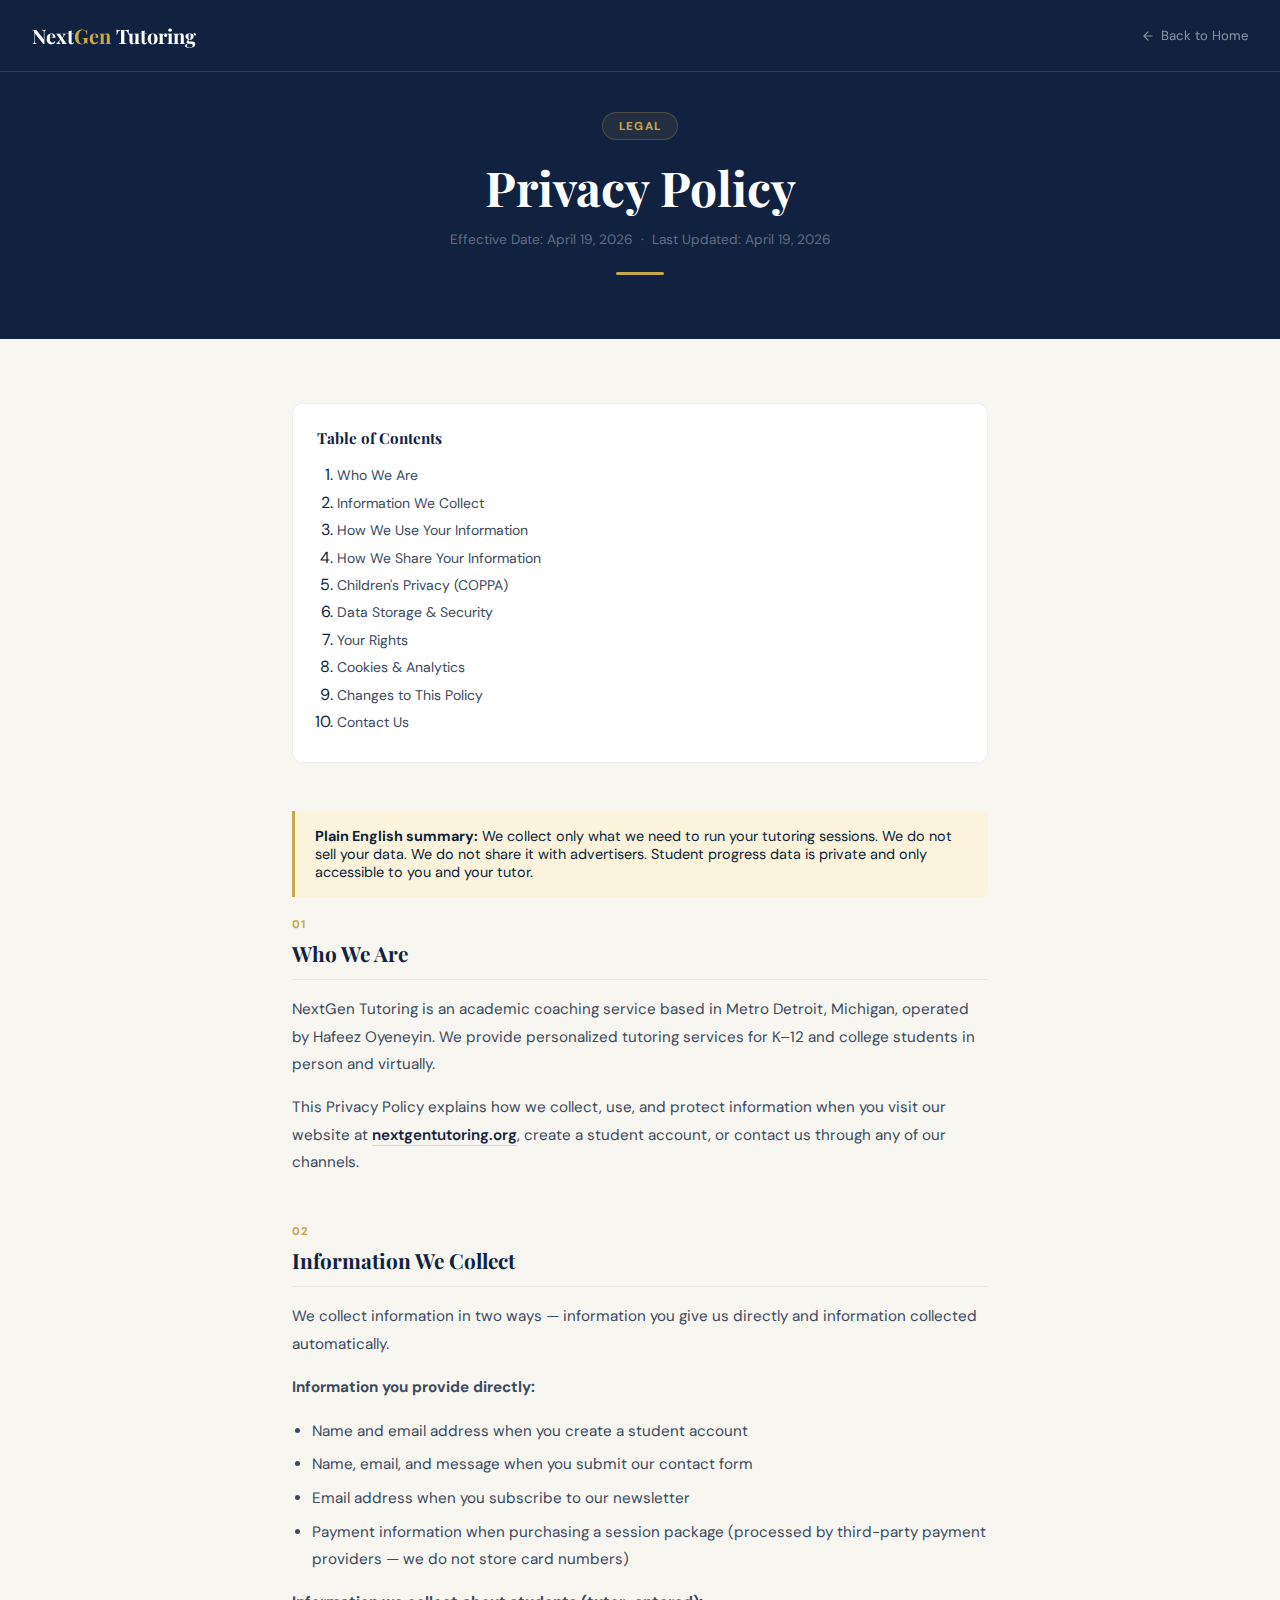
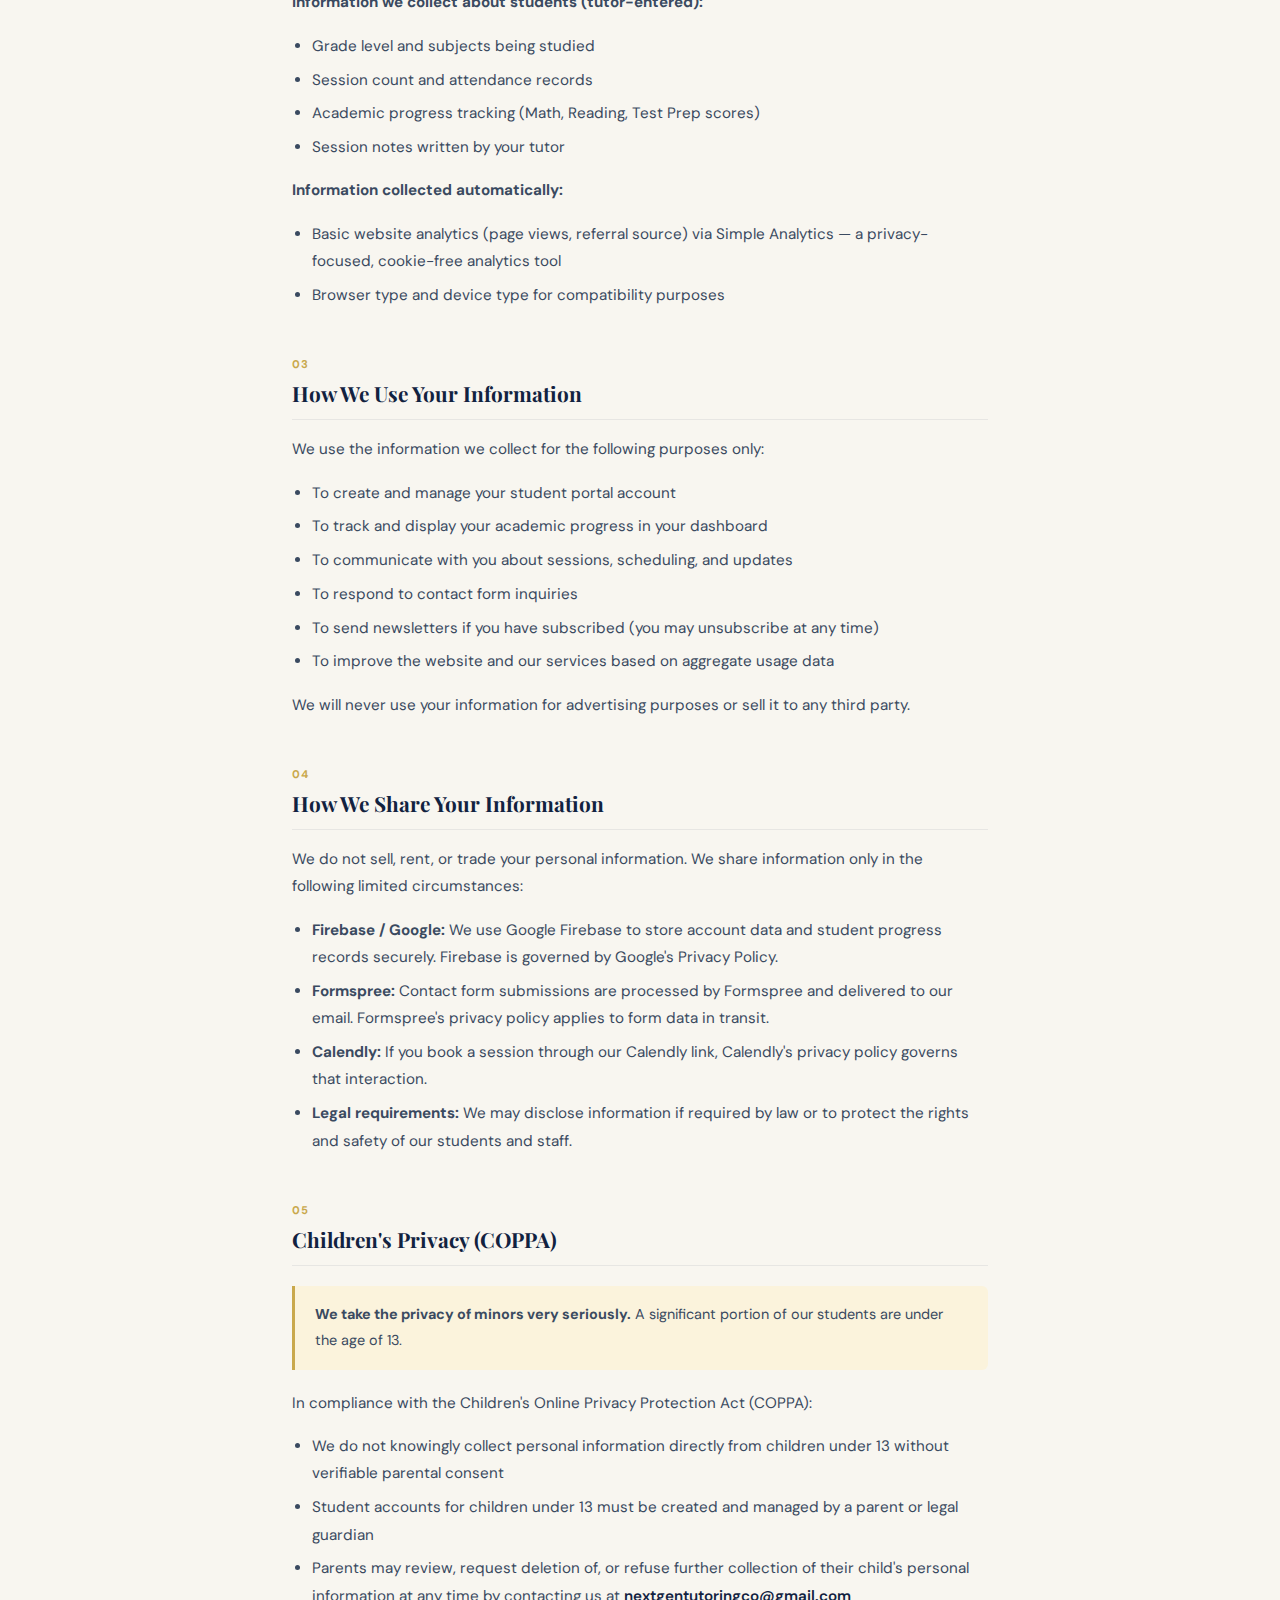
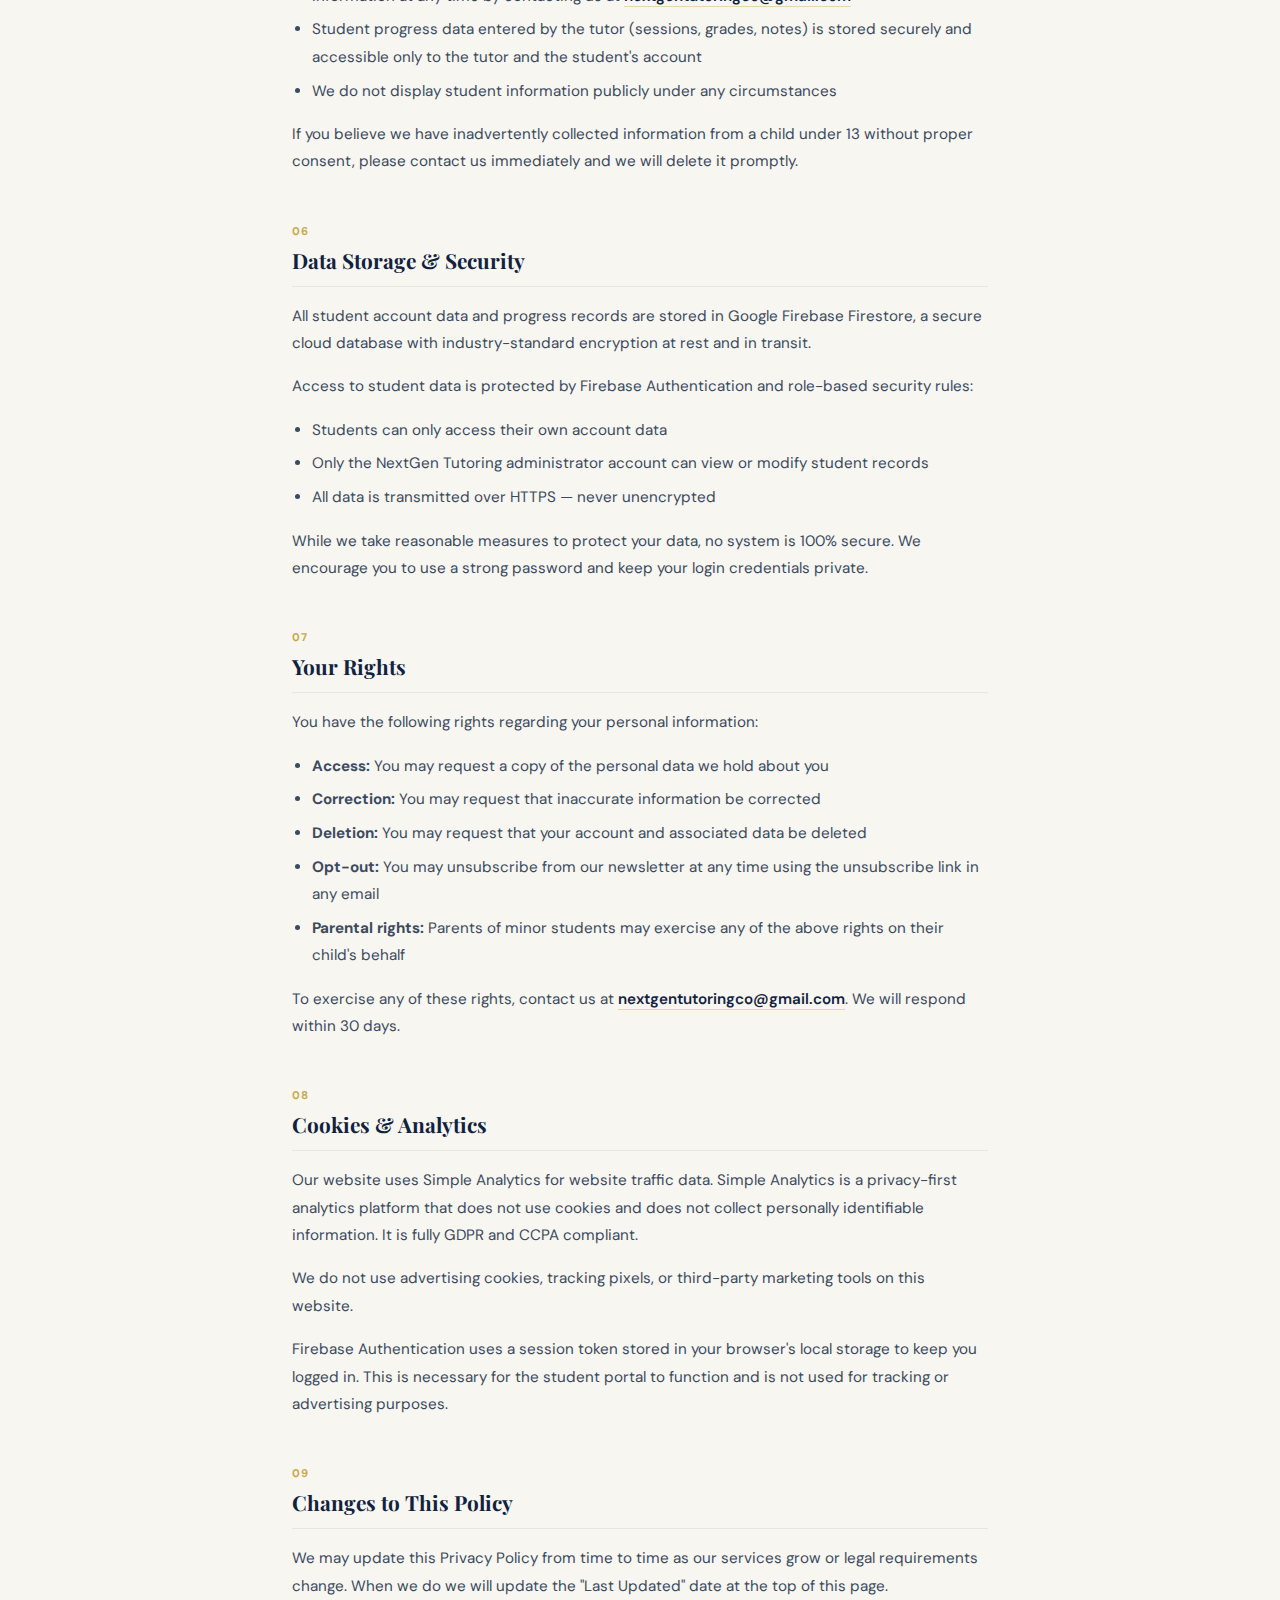
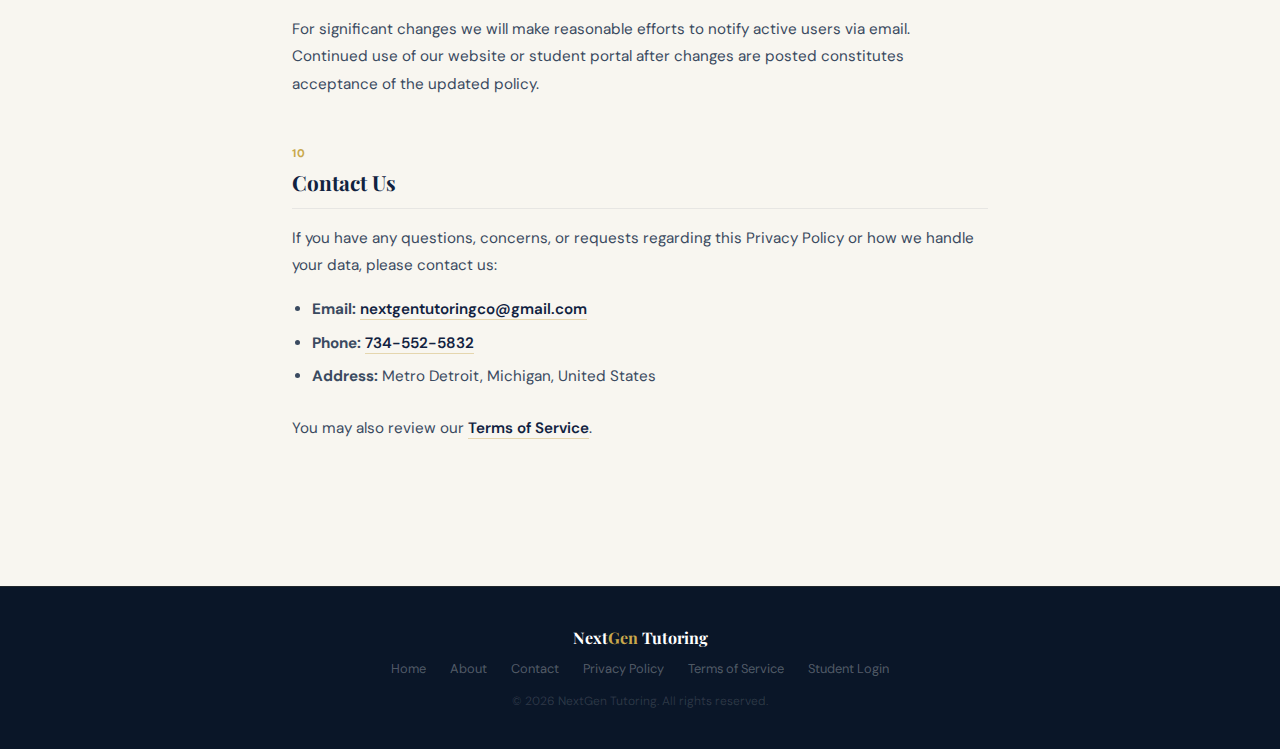
<file: pages/privacy.html>
<!DOCTYPE html>
<html lang="en">
<head>
  <meta charset="UTF-8" />
  <meta name="viewport" content="width=device-width, initial-scale=1.0" />
  <title>Privacy Policy — NextGen Tutoring</title>
  <meta name="description" content="NextGen Tutoring Privacy Policy — how we collect, use, and protect your information." />
  <link rel="icon" href="../assets/favicon.ico" type="image/x-icon" />
  <link rel="preconnect" href="https://fonts.googleapis.com" />
  <link rel="preconnect" href="https://fonts.gstatic.com" crossorigin />
  <link href="https://fonts.googleapis.com/css2?family=Playfair+Display:wght@700;900&family=DM+Sans:wght@300;400;500;600&display=swap" rel="stylesheet" />
  <style>
    :root {
      --navy:#112240; --navy-mid:#1a3a5c; --navy-dark:#0a1628;
      --gold:#C9A84C; --gold-light:#E8C97A; --gold-pale:#FBF3DC;
      --white:#FFFFFF; --off-white:#F8F6F0;
      --text-dark:#0B1F3A; --text-mid:#3A4A60; --text-light:#7A8A9E;
      --font-display:'Playfair Display',Georgia,serif;
      --font-body:'DM Sans',sans-serif;
    }
    *,*::before,*::after{margin:0;padding:0;box-sizing:border-box;}
    html{scroll-behavior:smooth;}
    body{font-family:var(--font-body);background:var(--off-white);color:var(--text-dark);-webkit-font-smoothing:antialiased;}

    /* NAV */
    .navbar{position:fixed;top:0;left:0;right:0;z-index:100;height:72px;padding:0 2rem;display:flex;align-items:center;justify-content:space-between;background:rgba(17,34,64,0.97);backdrop-filter:blur(14px);border-bottom:1px solid rgba(201,168,76,0.18);}
    .nav-logo{text-decoration:none;}
    .nav-logo-text{font-family:var(--font-display);font-size:1.25rem;font-weight:700;color:var(--white);}
    .nav-logo-accent{color:var(--gold);}
    .nav-back{font-size:0.82rem;color:rgba(255,255,255,0.5);text-decoration:none;display:flex;align-items:center;gap:6px;transition:color 0.2s;}
    .nav-back:hover{color:var(--gold);}

    /* HERO */
    .hero{background:var(--navy);padding:7rem 2rem 4rem;text-align:center;}
    .hero-tag{display:inline-block;font-size:0.72rem;font-weight:700;letter-spacing:0.12em;text-transform:uppercase;color:var(--gold);background:rgba(201,168,76,0.1);border:1px solid rgba(201,168,76,0.25);padding:0.35rem 1rem;border-radius:100px;margin-bottom:1.25rem;}
    .hero h1{font-family:var(--font-display);font-size:clamp(2rem,4vw,3rem);font-weight:700;color:var(--white);margin-bottom:1rem;line-height:1.15;}
    .hero-meta{font-size:0.85rem;color:rgba(255,255,255,0.35);}
    .gold-bar{height:3px;background:var(--gold);width:48px;margin:1.5rem auto 0;border-radius:2px;}

    /* CONTENT */
    .content{max-width:760px;margin:0 auto;padding:4rem 2rem 6rem;}

    .toc{background:var(--white);border:1px solid rgba(11,31,58,0.08);border-radius:10px;padding:1.5rem;margin-bottom:3rem;}
    .toc-title{font-family:var(--font-display);font-size:0.95rem;font-weight:700;color:var(--navy);margin-bottom:1rem;}
    .toc ol{padding-left:1.25rem;}
    .toc li{margin-bottom:0.4rem;}
    .toc a{font-size:0.875rem;color:var(--text-mid);text-decoration:none;transition:color 0.2s;}
    .toc a:hover{color:var(--gold);}

    .section{margin-bottom:3rem;}
    .section-num{font-size:0.7rem;font-weight:700;letter-spacing:0.12em;text-transform:uppercase;color:var(--gold);margin-bottom:0.5rem;}
    .section h2{font-family:var(--font-display);font-size:1.3rem;font-weight:700;color:var(--navy);margin-bottom:1rem;padding-bottom:0.75rem;border-bottom:1px solid rgba(11,31,58,0.07);}
    .section p{font-size:0.95rem;color:var(--text-mid);line-height:1.8;margin-bottom:1rem;}
    .section ul{padding-left:1.25rem;margin-bottom:1rem;}
    .section li{font-size:0.95rem;color:var(--text-mid);line-height:1.8;margin-bottom:0.4rem;}
    .section a{color:var(--navy);font-weight:600;text-decoration:none;border-bottom:1px solid rgba(201,168,76,0.4);transition:border-color 0.2s;}
    .section a:hover{border-color:var(--gold);}

    .highlight{background:var(--gold-pale);border-left:3px solid var(--gold);border-radius:0 6px 6px 0;padding:1rem 1.25rem;margin:1.25rem 0;}
    .highlight p{margin-bottom:0;font-size:0.9rem;}

    /* FOOTER */
    .footer{background:var(--navy-dark);padding:2.5rem 2rem;border-top:1px solid rgba(201,168,76,0.12);text-align:center;}
    .footer-brand{font-family:var(--font-display);font-size:1rem;font-weight:700;color:var(--white);margin-bottom:0.75rem;}
    .footer-brand span{color:var(--gold);}
    .footer-links{display:flex;gap:1.5rem;justify-content:center;flex-wrap:wrap;margin-bottom:1rem;}
    .footer-links a{font-size:0.8rem;color:rgba(255,255,255,0.3);text-decoration:none;transition:color 0.2s;}
    .footer-links a:hover{color:var(--gold);}
    .footer-copy{font-size:0.75rem;color:rgba(255,255,255,0.15);}
  </style>
</head>
<body>

<nav class="navbar">
  <a href="../index.html" class="nav-logo">
    <span class="nav-logo-text">Next<span class="nav-logo-accent">Gen</span> Tutoring</span>
  </a>
  <a href="../index.html" class="nav-back">
    <svg width="14" height="14" viewBox="0 0 24 24" fill="none" stroke="currentColor" stroke-width="2" stroke-linecap="round" stroke-linejoin="round"><path d="M19 12H5M12 5l-7 7 7 7"/></svg>
    Back to Home
  </a>
</nav>

<div class="hero">
  <div class="hero-tag">Legal</div>
  <h1>Privacy Policy</h1>
  <p class="hero-meta">Effective Date: April 19, 2026 &nbsp;·&nbsp; Last Updated: April 19, 2026</p>
  <div class="gold-bar"></div>
</div>

<div class="content">

  <div class="toc">
    <div class="toc-title">Table of Contents</div>
    <ol>
      <li><a href="#who-we-are">Who We Are</a></li>
      <li><a href="#information-we-collect">Information We Collect</a></li>
      <li><a href="#how-we-use">How We Use Your Information</a></li>
      <li><a href="#sharing">How We Share Your Information</a></li>
      <li><a href="#minors">Children's Privacy (COPPA)</a></li>
      <li><a href="#data-storage">Data Storage & Security</a></li>
      <li><a href="#your-rights">Your Rights</a></li>
      <li><a href="#cookies">Cookies & Analytics</a></li>
      <li><a href="#changes">Changes to This Policy</a></li>
      <li><a href="#contact">Contact Us</a></li>
    </ol>
  </div>

  <div class="highlight">
    <p><strong>Plain English summary:</strong> We collect only what we need to run your tutoring sessions. We do not sell your data. We do not share it with advertisers. Student progress data is private and only accessible to you and your tutor.</p>
  </div>

  <div class="section" id="who-we-are">
    <div class="section-num">01</div>
    <h2>Who We Are</h2>
    <p>NextGen Tutoring is an academic coaching service based in Metro Detroit, Michigan, operated by Hafeez Oyeneyin. We provide personalized tutoring services for K–12 and college students in person and virtually.</p>
    <p>This Privacy Policy explains how we collect, use, and protect information when you visit our website at <a href="https://nextgentutoring.org">nextgentutoring.org</a>, create a student account, or contact us through any of our channels.</p>
  </div>

  <div class="section" id="information-we-collect">
    <div class="section-num">02</div>
    <h2>Information We Collect</h2>
    <p>We collect information in two ways — information you give us directly and information collected automatically.</p>
    <p><strong>Information you provide directly:</strong></p>
    <ul>
      <li>Name and email address when you create a student account</li>
      <li>Name, email, and message when you submit our contact form</li>
      <li>Email address when you subscribe to our newsletter</li>
      <li>Payment information when purchasing a session package (processed by third-party payment providers — we do not store card numbers)</li>
    </ul>
    <p><strong>Information we collect about students (tutor-entered):</strong></p>
    <ul>
      <li>Grade level and subjects being studied</li>
      <li>Session count and attendance records</li>
      <li>Academic progress tracking (Math, Reading, Test Prep scores)</li>
      <li>Session notes written by your tutor</li>
    </ul>
    <p><strong>Information collected automatically:</strong></p>
    <ul>
      <li>Basic website analytics (page views, referral source) via Simple Analytics — a privacy-focused, cookie-free analytics tool</li>
      <li>Browser type and device type for compatibility purposes</li>
    </ul>
  </div>

  <div class="section" id="how-we-use">
    <div class="section-num">03</div>
    <h2>How We Use Your Information</h2>
    <p>We use the information we collect for the following purposes only:</p>
    <ul>
      <li>To create and manage your student portal account</li>
      <li>To track and display your academic progress in your dashboard</li>
      <li>To communicate with you about sessions, scheduling, and updates</li>
      <li>To respond to contact form inquiries</li>
      <li>To send newsletters if you have subscribed (you may unsubscribe at any time)</li>
      <li>To improve the website and our services based on aggregate usage data</li>
    </ul>
    <p>We will never use your information for advertising purposes or sell it to any third party.</p>
  </div>

  <div class="section" id="sharing">
    <div class="section-num">04</div>
    <h2>How We Share Your Information</h2>
    <p>We do not sell, rent, or trade your personal information. We share information only in the following limited circumstances:</p>
    <ul>
      <li><strong>Firebase / Google:</strong> We use Google Firebase to store account data and student progress records securely. Firebase is governed by Google's Privacy Policy.</li>
      <li><strong>Formspree:</strong> Contact form submissions are processed by Formspree and delivered to our email. Formspree's privacy policy applies to form data in transit.</li>
      <li><strong>Calendly:</strong> If you book a session through our Calendly link, Calendly's privacy policy governs that interaction.</li>
      <li><strong>Legal requirements:</strong> We may disclose information if required by law or to protect the rights and safety of our students and staff.</li>
    </ul>
  </div>

  <div class="section" id="minors">
    <div class="section-num">05</div>
    <h2>Children's Privacy (COPPA)</h2>
    <div class="highlight">
      <p><strong>We take the privacy of minors very seriously.</strong> A significant portion of our students are under the age of 13.</p>
    </div>
    <p>In compliance with the Children's Online Privacy Protection Act (COPPA):</p>
    <ul>
      <li>We do not knowingly collect personal information directly from children under 13 without verifiable parental consent</li>
      <li>Student accounts for children under 13 must be created and managed by a parent or legal guardian</li>
      <li>Parents may review, request deletion of, or refuse further collection of their child's personal information at any time by contacting us at <a href="mailto:nextgentutoringco@gmail.com">nextgentutoringco@gmail.com</a></li>
      <li>Student progress data entered by the tutor (sessions, grades, notes) is stored securely and accessible only to the tutor and the student's account</li>
      <li>We do not display student information publicly under any circumstances</li>
    </ul>
    <p>If you believe we have inadvertently collected information from a child under 13 without proper consent, please contact us immediately and we will delete it promptly.</p>
  </div>

  <div class="section" id="data-storage">
    <div class="section-num">06</div>
    <h2>Data Storage & Security</h2>
    <p>All student account data and progress records are stored in Google Firebase Firestore, a secure cloud database with industry-standard encryption at rest and in transit.</p>
    <p>Access to student data is protected by Firebase Authentication and role-based security rules:</p>
    <ul>
      <li>Students can only access their own account data</li>
      <li>Only the NextGen Tutoring administrator account can view or modify student records</li>
      <li>All data is transmitted over HTTPS — never unencrypted</li>
    </ul>
    <p>While we take reasonable measures to protect your data, no system is 100% secure. We encourage you to use a strong password and keep your login credentials private.</p>
  </div>

  <div class="section" id="your-rights">
    <div class="section-num">07</div>
    <h2>Your Rights</h2>
    <p>You have the following rights regarding your personal information:</p>
    <ul>
      <li><strong>Access:</strong> You may request a copy of the personal data we hold about you</li>
      <li><strong>Correction:</strong> You may request that inaccurate information be corrected</li>
      <li><strong>Deletion:</strong> You may request that your account and associated data be deleted</li>
      <li><strong>Opt-out:</strong> You may unsubscribe from our newsletter at any time using the unsubscribe link in any email</li>
      <li><strong>Parental rights:</strong> Parents of minor students may exercise any of the above rights on their child's behalf</li>
    </ul>
    <p>To exercise any of these rights, contact us at <a href="mailto:nextgentutoringco@gmail.com">nextgentutoringco@gmail.com</a>. We will respond within 30 days.</p>
  </div>

  <div class="section" id="cookies">
    <div class="section-num">08</div>
    <h2>Cookies & Analytics</h2>
    <p>Our website uses Simple Analytics for website traffic data. Simple Analytics is a privacy-first analytics platform that does not use cookies and does not collect personally identifiable information. It is fully GDPR and CCPA compliant.</p>
    <p>We do not use advertising cookies, tracking pixels, or third-party marketing tools on this website.</p>
    <p>Firebase Authentication uses a session token stored in your browser's local storage to keep you logged in. This is necessary for the student portal to function and is not used for tracking or advertising purposes.</p>
  </div>

  <div class="section" id="changes">
    <div class="section-num">09</div>
    <h2>Changes to This Policy</h2>
    <p>We may update this Privacy Policy from time to time as our services grow or legal requirements change. When we do we will update the "Last Updated" date at the top of this page.</p>
    <p>For significant changes we will make reasonable efforts to notify active users via email. Continued use of our website or student portal after changes are posted constitutes acceptance of the updated policy.</p>
  </div>

  <div class="section" id="contact">
    <div class="section-num">10</div>
    <h2>Contact Us</h2>
    <p>If you have any questions, concerns, or requests regarding this Privacy Policy or how we handle your data, please contact us:</p>
    <ul>
      <li><strong>Email:</strong> <a href="mailto:nextgentutoringco@gmail.com">nextgentutoringco@gmail.com</a></li>
      <li><strong>Phone:</strong> <a href="tel:7345525832">734-552-5832</a></li>
      <li><strong>Address:</strong> Metro Detroit, Michigan, United States</li>
    </ul>
    <p style="margin-top:1.5rem;">You may also review our <a href="terms.html">Terms of Service</a>.</p>
  </div>

</div>

<footer class="footer">
  <div class="footer-brand">Next<span>Gen</span> Tutoring</div>
  <div class="footer-links">
    <a href="../index.html">Home</a>
    <a href="about.html">About</a>
    <a href="../index.html#contact">Contact</a>
    <a href="privacy.html">Privacy Policy</a>
    <a href="terms.html">Terms of Service</a>
    <a href="login.html">Student Login</a>
  </div>
  <div class="footer-copy">© 2026 NextGen Tutoring. All rights reserved.</div>
</footer>

</body>
</html>
</file>
<file: styles/main.css>
/* ============================================================
   NEXTGEN TUTORING — GLOBAL STYLESHEET
   Version 2.0 | Navy & Gold Design System
   ============================================================ */

/* ── DESIGN TOKENS ─────────────────────────────────────────── */
:root {
  --navy:         #112240;
  --navy-mid:     #1a3a5c;
  --navy-light:   #1e4976;
  --navy-dark:    #0a1628;
  --gold:         #C9A84C;
  --gold-light:   #E8C97A;
  --gold-pale:    #FBF3DC;
  --white:        #FFFFFF;
  --off-white:    #F8F6F0;
  --text-dark:    #0B1F3A;
  --text-mid:     #3A4A60;
  --text-light:   #7A8A9E;
  --success:      #1A5C38;
  --error:        #8B1A1A;
  --font-display: 'Playfair Display', Georgia, serif;
  --font-body:    'DM Sans', sans-serif;
  --radius-sm:    4px;
  --radius-md:    8px;
  --radius-lg:    12px;
  --radius-xl:    16px;
  --radius-full:  100px;
  --shadow-sm:    0 2px 8px rgba(11,31,58,0.06);
  --shadow-md:    0 8px 24px rgba(11,31,58,0.1);
  --shadow-lg:    0 20px 60px rgba(11,31,58,0.12);
  --shadow-gold:  0 4px 20px rgba(201,168,76,0.3);
  --transition:   0.25s ease;
}

/* ── RESET ──────────────────────────────────────────────────── */
*, *::before, *::after {
  margin: 0;
  padding: 0;
  box-sizing: border-box;
}

html {
  scroll-behavior: smooth;
  font-size: 16px;
}

body {
  font-family: var(--font-body);
  background: var(--off-white);
  color: var(--text-dark);
  overflow-x: hidden;
  line-height: 1.6;
  -webkit-font-smoothing: antialiased;
}

img {
  max-width: 100%;
  height: auto;
  display: block;
}

a {
  color: inherit;
  text-decoration: none;
}

ul, ol {
  list-style: none;
}

button {
  cursor: pointer;
  font-family: var(--font-body);
}

input, textarea, select {
  font-family: var(--font-body);
}

/* ── TYPOGRAPHY ─────────────────────────────────────────────── */
h1, h2, h3, h4, h5, h6 {
  font-family: var(--font-display);
  font-weight: 700;
  line-height: 1.15;
  color: var(--text-dark);
}

h1 { font-size: clamp(2.4rem, 5vw, 4rem); }
h2 { font-size: clamp(1.8rem, 3.5vw, 2.8rem); }
h3 { font-size: clamp(1.3rem, 2.5vw, 1.6rem); }
h4 { font-size: 1.2rem; }
h5 { font-size: 1rem; }

p {
  font-size: 1rem;
  line-height: 1.75;
  color: var(--text-mid);
}

.text-gold  { color: var(--gold); }
.text-navy  { color: var(--navy); }
.text-white { color: var(--white); }
.text-mid   { color: var(--text-mid); }
.text-light { color: var(--text-light); }

.font-display { font-family: var(--font-display); }
.font-body    { font-family: var(--font-body); }

/* Section tag — small uppercase label above headings */
.section-tag {
  display: block;
  font-size: 0.72rem;
  font-weight: 700;
  letter-spacing: 0.14em;
  text-transform: uppercase;
  color: var(--gold);
  margin-bottom: 0.75rem;
}

/* ── LAYOUT ─────────────────────────────────────────────────── */
.container {
  max-width: 1100px;
  margin: 0 auto;
  padding: 0 2rem;
  width: 100%;
}

.container-sm {
  max-width: 720px;
  margin: 0 auto;
  padding: 0 2rem;
}

.section {
  padding: 6rem 2rem;
}

.section-sm {
  padding: 4rem 2rem;
}

.section-dark {
  background: var(--navy);
}

.section-light {
  background: var(--off-white);
}

.section-white {
  background: var(--white);
}

.section-gold {
  background: var(--gold);
}

.grid-2 {
  display: grid;
  grid-template-columns: 1fr 1fr;
  gap: 3rem;
}

.grid-3 {
  display: grid;
  grid-template-columns: repeat(3, 1fr);
  gap: 1.5rem;
}

.grid-4 {
  display: grid;
  grid-template-columns: repeat(4, 1fr);
  gap: 1.5rem;
}

.grid-auto {
  display: grid;
  grid-template-columns: repeat(auto-fit, minmax(280px, 1fr));
  gap: 1.5rem;
}

.flex {
  display: flex;
}

.flex-center {
  display: flex;
  align-items: center;
  justify-content: center;
}

.flex-between {
  display: flex;
  align-items: center;
  justify-content: space-between;
}

.text-center { text-align: center; }
.text-left   { text-align: left; }
.text-right  { text-align: right; }

/* ── NAVBAR ─────────────────────────────────────────────────── */
.navbar {
  position: fixed;
  top: 0; left: 0; right: 0;
  z-index: 100;
  background: rgba(17, 34, 64, 0.97);
  backdrop-filter: blur(12px);
  -webkit-backdrop-filter: blur(12px);
  border-bottom: 1px solid rgba(201, 168, 76, 0.2);
  padding: 0 2rem;
  height: 72px;
  display: flex;
  align-items: center;
  justify-content: space-between;
}

.nav-logo {
  display: flex;
  align-items: center;
  gap: 10px;
  text-decoration: none;
  flex-shrink: 0;
}

.nav-logo-text {
  font-family: var(--font-display);
  font-size: 1.25rem;
  font-weight: 700;
  color: var(--white);
  letter-spacing: 0.01em;
}

.nav-logo-accent {
  color: var(--gold);
}

.nav-links {
  display: flex;
  align-items: center;
  gap: 2rem;
  list-style: none;
}

.nav-links a {
  font-family: var(--font-body);
  font-size: 0.8rem;
  font-weight: 500;
  color: rgba(255,255,255,0.7);
  text-decoration: none;
  letter-spacing: 0.06em;
  text-transform: uppercase;
  transition: color var(--transition);
}

.nav-links a:hover,
.nav-links a.active {
  color: var(--gold);
}

.nav-cta {
  background: var(--gold) !important;
  color: var(--navy) !important;
  padding: 0.5rem 1.25rem !important;
  border-radius: var(--radius-sm) !important;
  font-weight: 600 !important;
  letter-spacing: 0.04em !important;
  transition: background var(--transition), transform var(--transition) !important;
}

.nav-cta:hover {
  background: var(--gold-light) !important;
  color: var(--navy) !important;
  transform: translateY(-1px);
}

.nav-hamburger {
  display: none;
  flex-direction: column;
  gap: 5px;
  cursor: pointer;
  background: none;
  border: none;
  padding: 4px;
}

.nav-hamburger span {
  display: block;
  width: 24px;
  height: 2px;
  background: var(--white);
  border-radius: 2px;
  transition: all 0.3s;
}

/* Mobile menu */
.mobile-menu {
  display: none;
  position: fixed;
  top: 72px; left: 0; right: 0;
  background: var(--navy);
  border-top: 1px solid rgba(201,168,76,0.2);
  padding: 1.5rem 2rem;
  z-index: 99;
  flex-direction: column;
  gap: 1.25rem;
}

.mobile-menu.open {
  display: flex;
}

.mobile-menu a {
  font-size: 1rem;
  font-weight: 500;
  color: rgba(255,255,255,0.75);
  text-decoration: none;
  padding: 0.5rem 0;
  border-bottom: 1px solid rgba(255,255,255,0.07);
  transition: color var(--transition);
}

.mobile-menu a:hover {
  color: var(--gold);
}

.mobile-menu .mob-cta {
  background: var(--gold);
  color: var(--navy);
  text-align: center;
  padding: 0.85rem;
  border-radius: var(--radius-md);
  font-weight: 600;
  border: none;
  margin-top: 0.5rem;
}

/* ── BUTTONS ────────────────────────────────────────────────── */
.btn {
  display: inline-flex;
  align-items: center;
  justify-content: center;
  gap: 8px;
  font-family: var(--font-body);
  font-weight: 600;
  font-size: 0.95rem;
  padding: 0.875rem 1.75rem;
  border-radius: var(--radius-sm);
  border: none;
  text-decoration: none;
  cursor: pointer;
  transition: all var(--transition);
  white-space: nowrap;
}

.btn-primary {
  background: var(--gold);
  color: var(--navy);
  box-shadow: var(--shadow-gold);
}

.btn-primary:hover {
  background: var(--gold-light);
  transform: translateY(-2px);
  box-shadow: 0 8px 30px rgba(201,168,76,0.4);
}

.btn-secondary {
  background: transparent;
  color: var(--white);
  border: 1px solid rgba(255,255,255,0.25);
}

.btn-secondary:hover {
  border-color: var(--gold);
  color: var(--gold);
  background: rgba(201,168,76,0.05);
}

.btn-outline {
  background: transparent;
  color: var(--navy);
  border: 1px solid rgba(11,31,58,0.2);
}

.btn-outline:hover {
  border-color: var(--gold);
  color: var(--gold);
}

.btn-dark {
  background: var(--navy);
  color: var(--white);
}

.btn-dark:hover {
  background: var(--navy-light);
  transform: translateY(-2px);
}

.btn-sm {
  font-size: 0.85rem;
  padding: 0.6rem 1.25rem;
}

.btn-lg {
  font-size: 1.05rem;
  padding: 1rem 2.25rem;
}

.btn-full {
  width: 100%;
}

/* ── CARDS ──────────────────────────────────────────────────── */
.card {
  background: var(--white);
  border: 1px solid rgba(11,31,58,0.07);
  border-radius: var(--radius-lg);
  padding: 2rem;
  transition: transform var(--transition), box-shadow var(--transition), border-color var(--transition);
  position: relative;
  overflow: hidden;
}

.card:hover {
  transform: translateY(-4px);
  box-shadow: var(--shadow-lg);
  border-color: rgba(201,168,76,0.25);
}

.card-dark {
  background: var(--navy);
  border-color: rgba(201,168,76,0.2);
}

.card-gold-border {
  border-color: var(--gold);
}

/* Gold bottom accent on hover */
.card-accent::after {
  content: '';
  position: absolute;
  bottom: 0; left: 0; right: 0;
  height: 3px;
  background: var(--gold);
  transform: scaleX(0);
  transition: transform 0.3s ease;
}

.card-accent:hover::after {
  transform: scaleX(1);
}

/* ── FORMS ──────────────────────────────────────────────────── */
.form-group {
  margin-bottom: 1.25rem;
}

.form-label {
  display: block;
  font-size: 0.78rem;
  font-weight: 600;
  letter-spacing: 0.06em;
  text-transform: uppercase;
  color: var(--text-light);
  margin-bottom: 0.5rem;
}

.form-label-light {
  color: rgba(255,255,255,0.45);
}

.form-input {
  width: 100%;
  padding: 0.85rem 1rem;
  border: 1px solid rgba(11,31,58,0.12);
  border-radius: var(--radius-sm);
  font-family: var(--font-body);
  font-size: 0.9rem;
  color: var(--text-dark);
  background: var(--white);
  outline: none;
  transition: border-color var(--transition), background var(--transition);
}

.form-input:focus {
  border-color: var(--gold);
}

.form-input::placeholder {
  color: var(--text-light);
}

/* Dark form inputs */
.form-input-dark {
  background: rgba(255,255,255,0.06);
  border-color: rgba(255,255,255,0.1);
  color: var(--white);
}

.form-input-dark::placeholder {
  color: rgba(255,255,255,0.25);
}

.form-input-dark:focus {
  border-color: var(--gold);
  background: rgba(255,255,255,0.08);
}

textarea.form-input {
  resize: vertical;
  min-height: 120px;
}

.form-select {
  appearance: none;
  background-image: url("data:image/svg+xml,%3Csvg xmlns='http://www.w3.org/2000/svg' width='12' height='8' viewBox='0 0 12 8'%3E%3Cpath d='M1 1l5 5 5-5' stroke='%237A8A9E' stroke-width='1.5' fill='none' stroke-linecap='round'/%3E%3C/svg%3E");
  background-repeat: no-repeat;
  background-position: right 1rem center;
  cursor: pointer;
}

.form-error {
  font-size: 0.8rem;
  color: var(--error);
  margin-top: 0.35rem;
}

/* ── TOAST NOTIFICATIONS ────────────────────────────────────── */
.toast {
  position: fixed;
  bottom: 1.5rem;
  left: 50%;
  transform: translateX(-50%);
  padding: 0.85rem 1.5rem;
  border-radius: var(--radius-md);
  font-size: 0.9rem;
  font-weight: 500;
  color: var(--white);
  z-index: 999;
  box-shadow: var(--shadow-md);
  transition: opacity 0.3s;
  white-space: nowrap;
}

.toast-success { background: var(--success); }
.toast-error   { background: var(--error); }
.toast-info    { background: var(--navy); border: 1px solid rgba(201,168,76,0.3); }
.toast.hidden  { display: none; }

/* ── BADGES & PILLS ─────────────────────────────────────────── */
.badge {
  display: inline-flex;
  align-items: center;
  font-size: 0.7rem;
  font-weight: 700;
  letter-spacing: 0.08em;
  text-transform: uppercase;
  padding: 0.3rem 0.85rem;
  border-radius: var(--radius-full);
}

.badge-gold {
  background: var(--gold);
  color: var(--navy);
}

.badge-navy {
  background: rgba(17,34,64,0.08);
  color: var(--navy);
}

.badge-outline {
  background: rgba(201,168,76,0.1);
  border: 1px solid rgba(201,168,76,0.3);
  color: var(--gold);
}

.pill {
  display: inline-flex;
  align-items: center;
  font-size: 0.78rem;
  font-weight: 500;
  padding: 0.3rem 0.85rem;
  border-radius: var(--radius-full);
  background: rgba(201,168,76,0.1);
  border: 1px solid rgba(201,168,76,0.2);
  color: var(--gold-light);
  letter-spacing: 0.02em;
}

/* ── DIVIDERS ───────────────────────────────────────────────── */
.divider {
  height: 1px;
  background: rgba(11,31,58,0.08);
  margin: 2rem 0;
}

.divider-gold {
  background: rgba(201,168,76,0.2);
}

/* ── FLOATING CTA ───────────────────────────────────────────── */
.floating-cta {
  position: fixed;
  bottom: 1.5rem;
  right: 1.5rem;
  z-index: 50;
  background: var(--gold);
  color: var(--navy);
  font-weight: 700;
  font-size: 0.9rem;
  padding: 0.85rem 1.5rem;
  border-radius: var(--radius-full);
  text-decoration: none;
  box-shadow: var(--shadow-gold);
  display: none;
  align-items: center;
  gap: 8px;
  transition: background var(--transition), transform var(--transition), box-shadow var(--transition);
}

.floating-cta:hover {
  background: var(--gold-light);
  transform: translateY(-2px);
  box-shadow: 0 12px 40px rgba(201,168,76,0.5);
}

/* ── FOOTER ─────────────────────────────────────────────────── */
.footer {
  background: var(--navy-dark);
  padding: 3rem 2rem 2rem;
  border-top: 1px solid rgba(201,168,76,0.15);
}

.footer-inner {
  max-width: 1100px;
  margin: 0 auto;
  display: grid;
  grid-template-columns: 2fr 1fr 1fr;
  gap: 3rem;
  margin-bottom: 2.5rem;
}

.footer-brand-name {
  font-family: var(--font-display);
  font-size: 1.25rem;
  color: var(--white);
  font-weight: 700;
  margin-bottom: 0.75rem;
}

.footer-brand-name span {
  color: var(--gold);
}

.footer-brand-desc {
  font-size: 0.85rem;
  color: rgba(255,255,255,0.35);
  line-height: 1.7;
  max-width: 280px;
}

.footer-socials {
  display: flex;
  gap: 0.75rem;
  margin-top: 1.25rem;
}

.footer-social {
  width: 36px; height: 36px;
  background: rgba(255,255,255,0.06);
  border: 1px solid rgba(255,255,255,0.1);
  border-radius: var(--radius-md);
  display: flex;
  align-items: center;
  justify-content: center;
  color: rgba(255,255,255,0.45);
  text-decoration: none;
  font-size: 0.8rem;
  font-weight: 600;
  transition: all var(--transition);
}

.footer-social:hover {
  background: rgba(201,168,76,0.1);
  border-color: var(--gold);
  color: var(--gold);
}

.footer-col-title {
  font-size: 0.72rem;
  font-weight: 700;
  letter-spacing: 0.12em;
  text-transform: uppercase;
  color: var(--gold);
  margin-bottom: 1.25rem;
}

.footer-links {
  display: flex;
  flex-direction: column;
  gap: 0.6rem;
}

.footer-links a {
  font-size: 0.875rem;
  color: rgba(255,255,255,0.4);
  text-decoration: none;
  transition: color var(--transition);
}

.footer-links a:hover {
  color: var(--white);
}

.footer-bottom {
  max-width: 1100px;
  margin: 0 auto;
  border-top: 1px solid rgba(255,255,255,0.06);
  padding-top: 1.5rem;
  display: flex;
  align-items: center;
  justify-content: space-between;
  flex-wrap: wrap;
  gap: 1rem;
}

.footer-copy {
  font-size: 0.8rem;
  color: rgba(255,255,255,0.25);
}

/* ── SCROLL REVEAL ANIMATIONS ───────────────────────────────── */
.reveal {
  opacity: 1;
  transform: translateY(0);
  transition: opacity 0.7s ease, transform 0.7s ease;
}

.reveal.visible {
  opacity: 1;
  transform: translateY(0);
}

/* Safety fallback — never leave content hidden */
.reveal-done {
  opacity: 1 !important;
  transform: translateY(0) !important;
}

@media (prefers-reduced-motion: reduce) {
  .reveal {
    opacity: 1;
    transform: none;
    transition: none;
  }
}

/* ── DASHBOARD SPECIFIC ─────────────────────────────────────── */
.dashboard-main {
  padding-top: 100px;
  min-height: 100vh;
  background: var(--off-white);
}

.dashboard-welcome {
  font-family: var(--font-display);
  font-size: clamp(1.6rem, 3vw, 2.2rem);
  color: var(--navy);
  font-weight: 700;
  margin-bottom: 0.35rem;
}

.dashboard-welcome span {
  color: var(--gold);
}

.dashboard-grid {
  display: grid;
  grid-template-columns: repeat(auto-fit, minmax(260px, 1fr));
  gap: 1.5rem;
  margin-top: 2rem;
}

.dashboard-card {
  background: var(--white);
  border: 1px solid rgba(11,31,58,0.07);
  border-radius: var(--radius-lg);
  padding: 1.75rem;
  transition: transform var(--transition), box-shadow var(--transition);
}

.dashboard-card:hover {
  transform: translateY(-3px);
  box-shadow: var(--shadow-md);
}

.dashboard-card-icon {
  font-size: 1.75rem;
  margin-bottom: 1rem;
}

.dashboard-card-title {
  font-family: var(--font-display);
  font-size: 1.1rem;
  font-weight: 700;
  color: var(--navy);
  margin-bottom: 0.5rem;
}

.dashboard-card-desc {
  font-size: 0.875rem;
  color: var(--text-mid);
  line-height: 1.65;
  margin-bottom: 1rem;
}

.dashboard-card-link {
  font-size: 0.875rem;
  font-weight: 600;
  color: var(--gold);
  text-decoration: none;
  transition: color var(--transition);
}

.dashboard-card-link:hover {
  color: var(--gold-light);
}

/* ── AUTH PAGES ─────────────────────────────────────────────── */
.auth-page {
  min-height: 100vh;
  background: var(--navy);
  display: flex;
  align-items: center;
  justify-content: center;
  padding: 2rem;
}

.auth-card {
  background: rgba(255,255,255,0.04);
  border: 1px solid rgba(201,168,76,0.15);
  border-radius: var(--radius-xl);
  padding: 2.5rem;
  width: 100%;
  max-width: 420px;
}

.auth-logo {
  text-align: center;
  margin-bottom: 2rem;
}

.auth-logo-text {
  font-family: var(--font-display);
  font-size: 1.5rem;
  font-weight: 700;
  color: var(--white);
}

.auth-logo-text span {
  color: var(--gold);
}

.auth-title {
  font-family: var(--font-display);
  font-size: 1.5rem;
  font-weight: 700;
  color: var(--white);
  margin-bottom: 0.35rem;
}

.auth-sub {
  font-size: 0.875rem;
  color: rgba(255,255,255,0.45);
  margin-bottom: 2rem;
}

.auth-divider {
  text-align: center;
  font-size: 0.8rem;
  color: rgba(255,255,255,0.25);
  margin: 1.25rem 0;
  position: relative;
}

.auth-divider::before,
.auth-divider::after {
  content: '';
  position: absolute;
  top: 50%;
  width: calc(50% - 20px);
  height: 1px;
  background: rgba(255,255,255,0.08);
}

.auth-divider::before { left: 0; }
.auth-divider::after  { right: 0; }

.auth-footer-text {
  text-align: center;
  font-size: 0.85rem;
  color: rgba(255,255,255,0.4);
  margin-top: 1.5rem;
}

.auth-footer-text a {
  color: var(--gold);
  font-weight: 600;
  text-decoration: none;
  transition: color var(--transition);
}

.auth-footer-text a:hover {
  color: var(--gold-light);
}

/* ── LESSONS PAGE ───────────────────────────────────────────── */
.subject-card {
  background: var(--white);
  border: 1px solid rgba(11,31,58,0.07);
  border-radius: var(--radius-lg);
  padding: 2rem;
  text-decoration: none;
  transition: all var(--transition);
  display: block;
  position: relative;
  overflow: hidden;
}

.subject-card::after {
  content: '';
  position: absolute;
  bottom: 0; left: 0; right: 0;
  height: 3px;
  background: var(--gold);
  transform: scaleX(0);
  transition: transform 0.3s ease;
}

.subject-card:hover {
  transform: translateY(-4px);
  box-shadow: var(--shadow-lg);
  border-color: rgba(201,168,76,0.3);
}

.subject-card:hover::after {
  transform: scaleX(1);
}

.subject-card-disabled {
  background: rgba(11,31,58,0.03);
  border-color: rgba(11,31,58,0.05);
  cursor: not-allowed;
  opacity: 0.5;
}

.subject-title {
  font-family: var(--font-display);
  font-size: 1.25rem;
  font-weight: 700;
  color: var(--navy);
  margin-bottom: 0.5rem;
}

.subject-desc {
  font-size: 0.875rem;
  color: var(--text-mid);
  line-height: 1.65;
}

/* ── UTILITY CLASSES ────────────────────────────────────────── */
.mt-1  { margin-top: 0.25rem; }
.mt-2  { margin-top: 0.5rem; }
.mt-4  { margin-top: 1rem; }
.mt-6  { margin-top: 1.5rem; }
.mt-8  { margin-top: 2rem; }
.mt-12 { margin-top: 3rem; }
.mb-4  { margin-bottom: 1rem; }
.mb-6  { margin-bottom: 1.5rem; }
.mb-8  { margin-bottom: 2rem; }

.pt-nav { padding-top: 72px; }

.hidden { display: none !important; }
.sr-only {
  position: absolute;
  width: 1px; height: 1px;
  padding: 0; margin: -1px;
  overflow: hidden;
  clip: rect(0,0,0,0);
  border: 0;
}

/* ── RESPONSIVE ─────────────────────────────────────────────── */
@media (max-width: 1024px) {
  .grid-4 {
    grid-template-columns: repeat(2, 1fr);
  }
}

@media (max-width: 768px) {
  .nav-links    { display: none; }
  .nav-hamburger { display: flex; }

  .grid-2,
  .grid-3,
  .grid-4 {
    grid-template-columns: 1fr;
  }

  .footer-inner {
    grid-template-columns: 1fr;
    gap: 2rem;
  }

  .footer-bottom {
    flex-direction: column;
    text-align: center;
  }

  .section { padding: 4rem 1.5rem; }
  .section-sm { padding: 3rem 1.5rem; }

  .container { padding: 0 1.5rem; }
}

@media (max-width: 480px) {
  .btn {
    font-size: 0.875rem;
    padding: 0.75rem 1.25rem;
  }

  .auth-card {
    padding: 1.75rem;
  }
}
</file>
